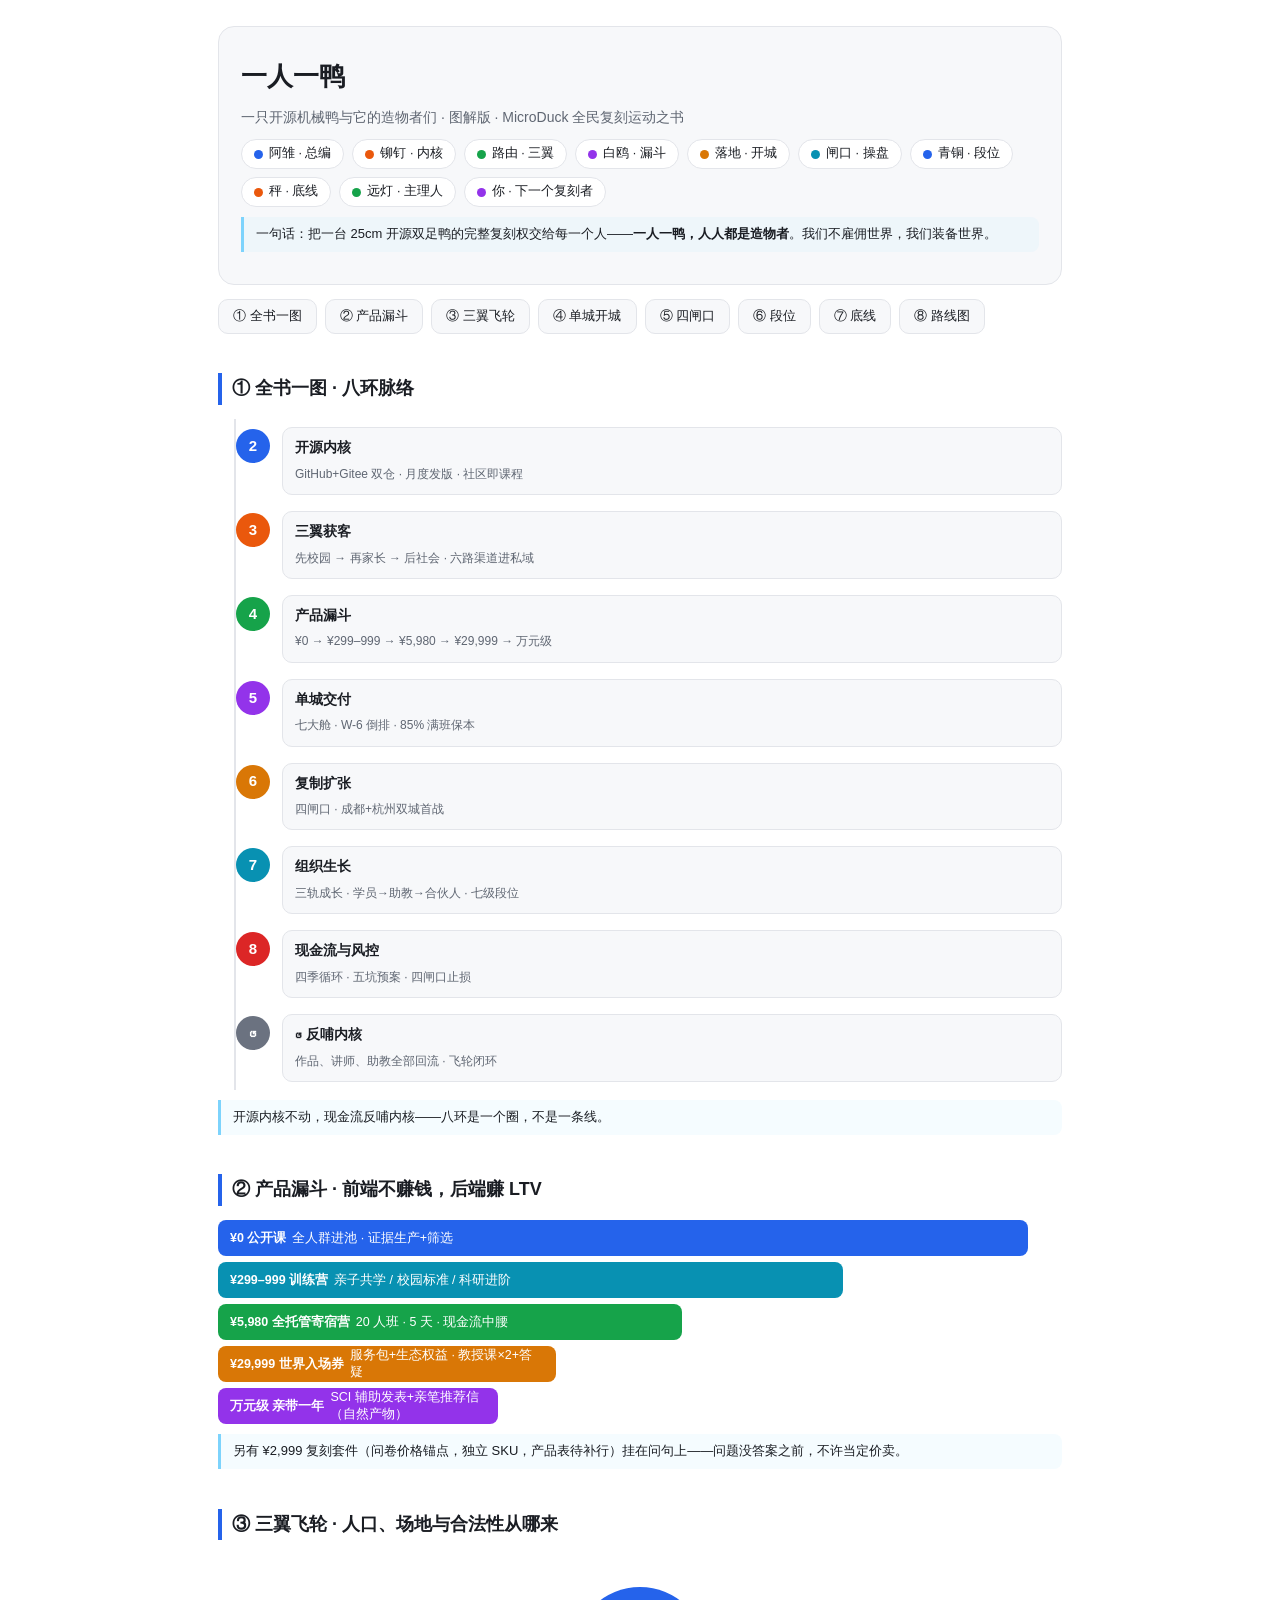
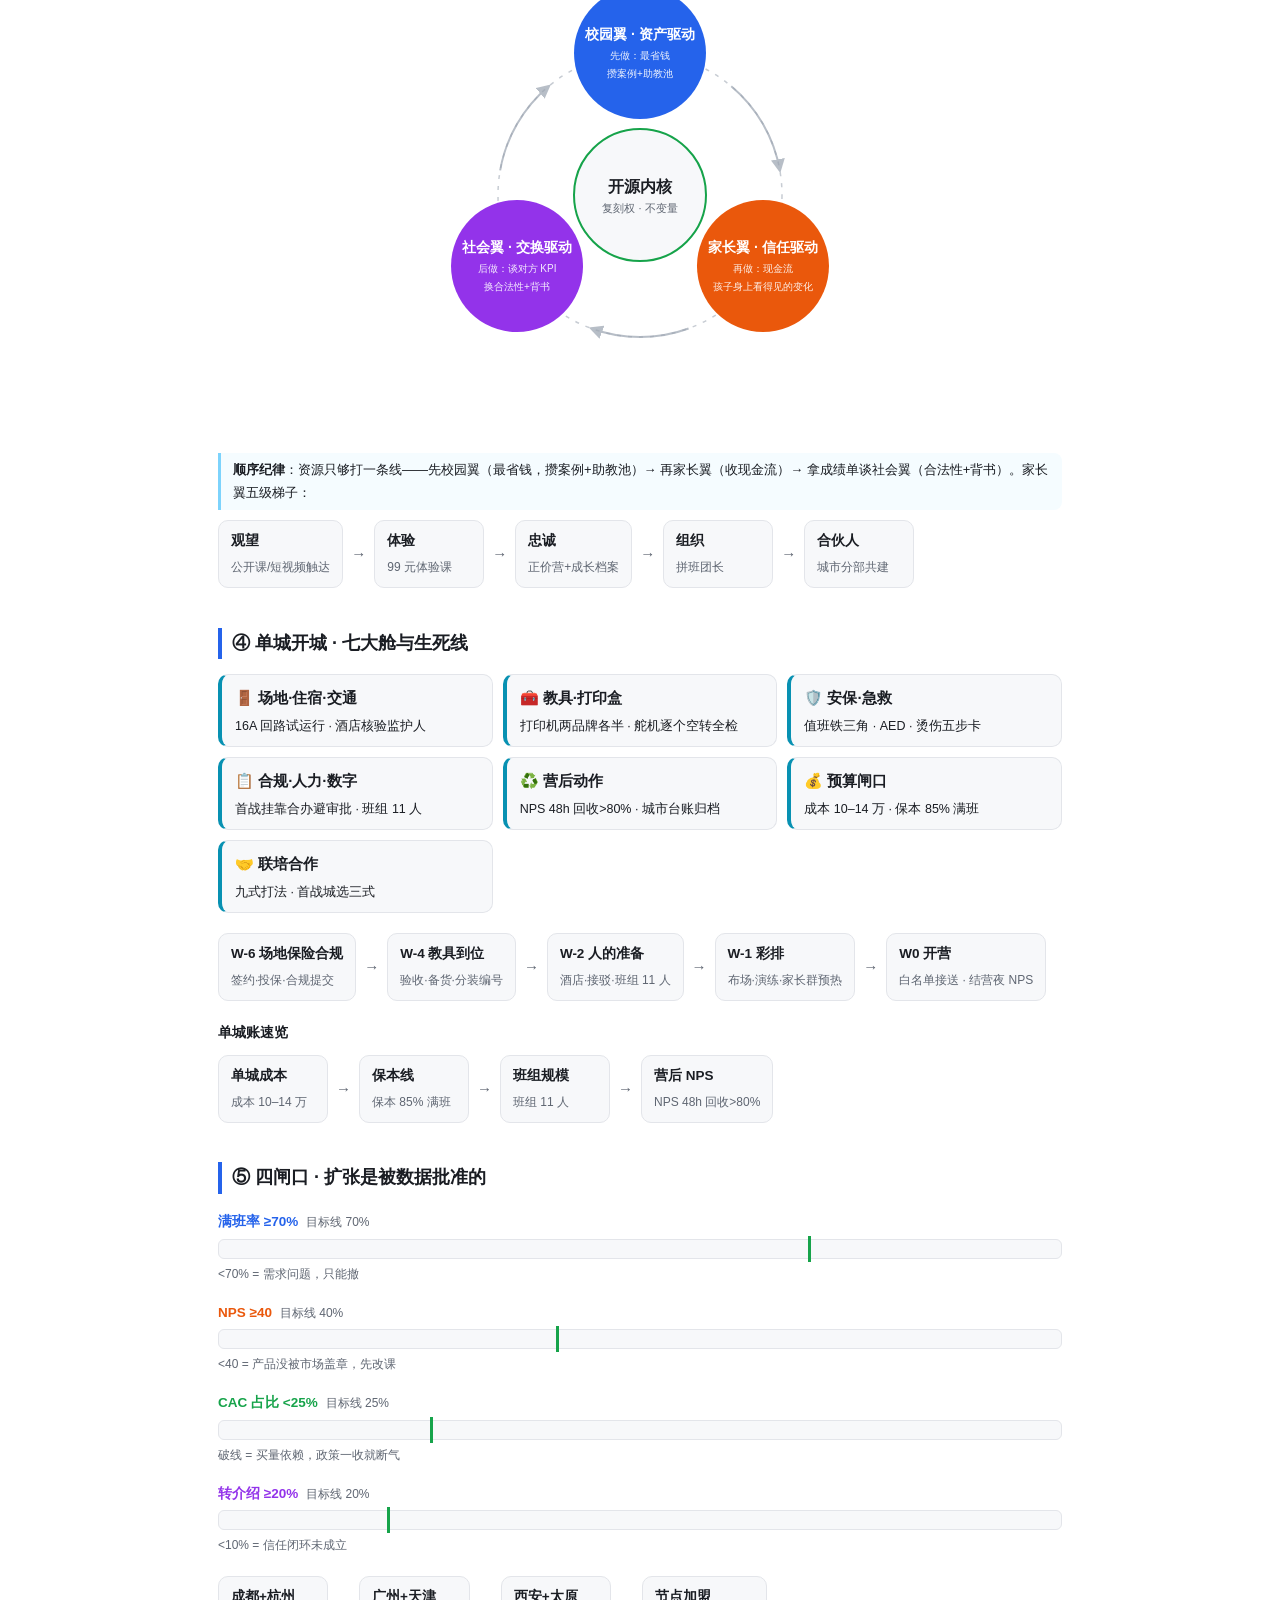
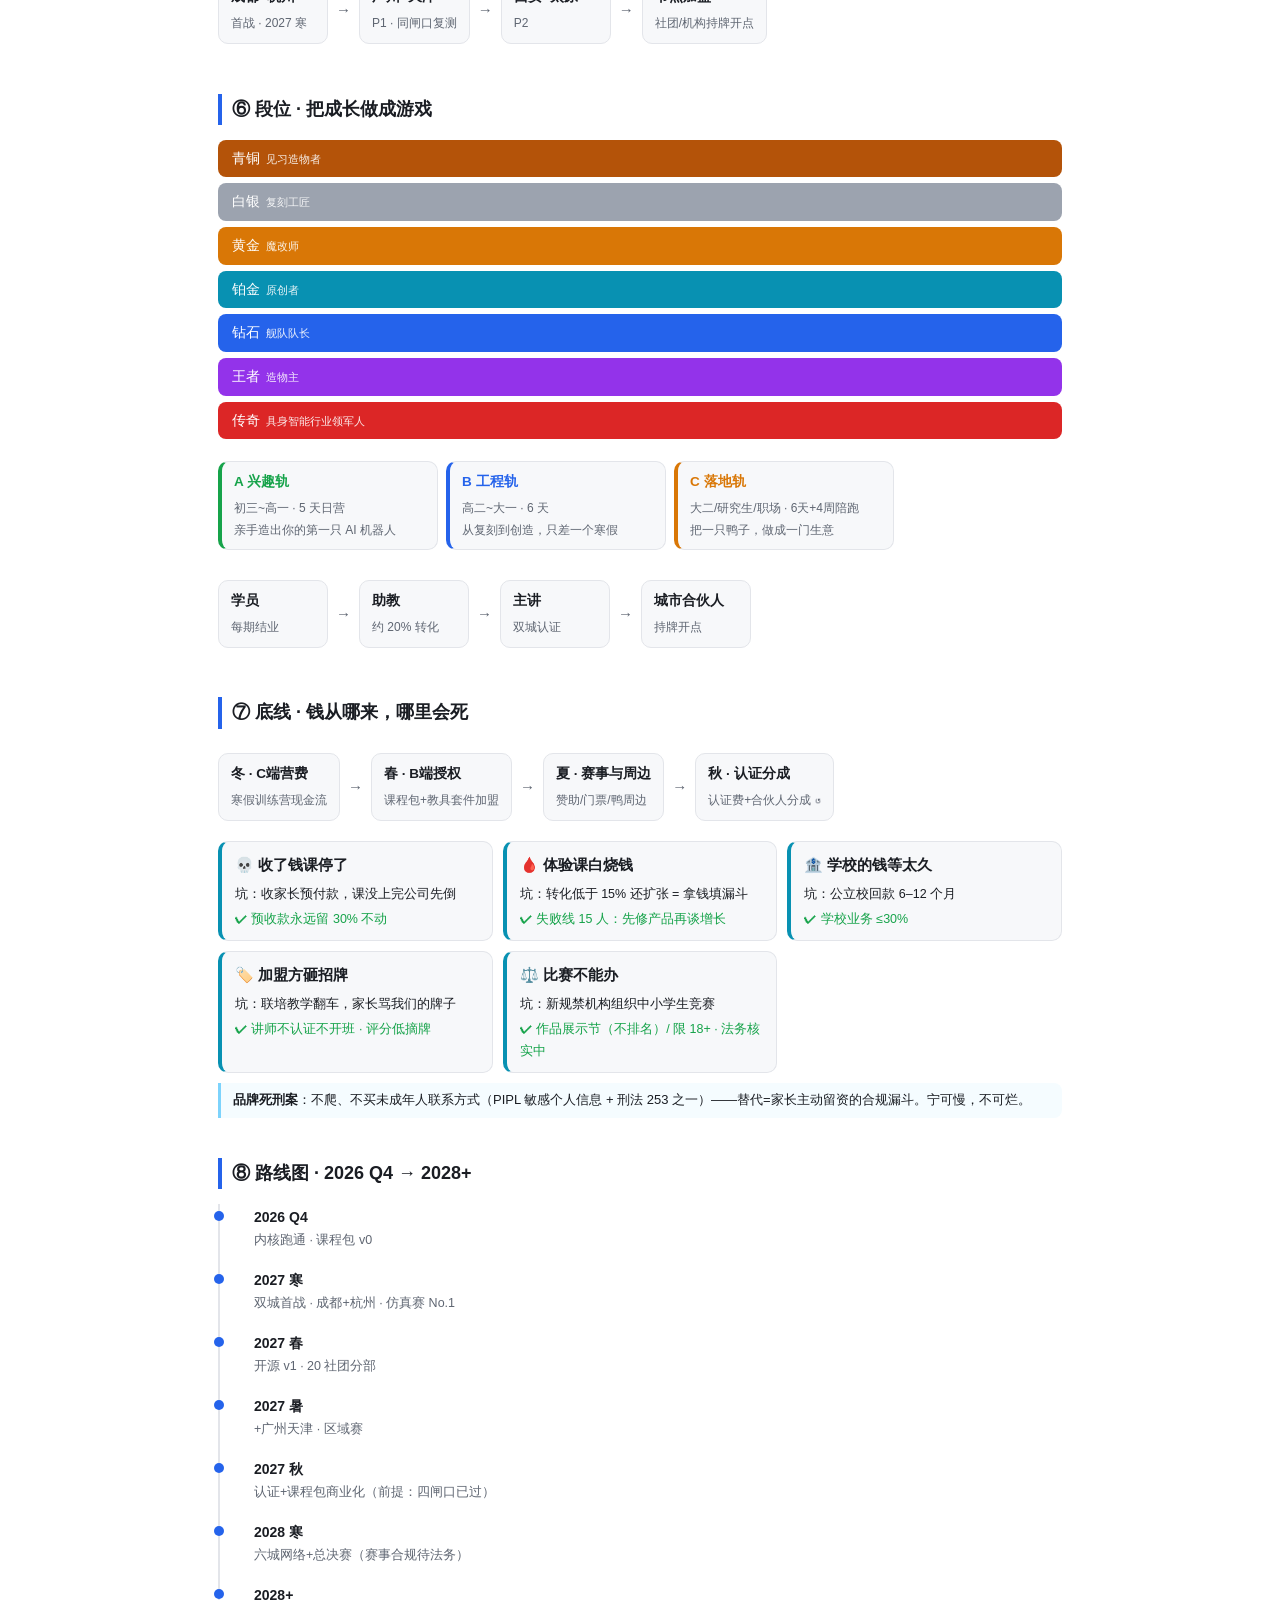
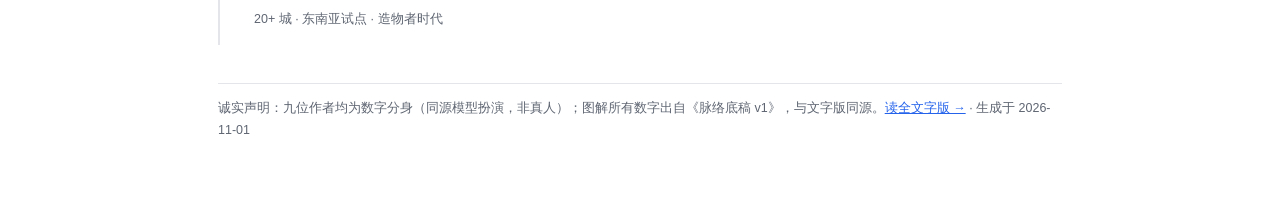
<file: index.html>
<!doctype html>
<html lang="zh-CN">
<head>
<meta charset="utf-8">
<meta name="viewport" content="width=device-width,initial-scale=1">
<title>一人一鸭 · 图解版 | MicroDuck 全民复刻运动之书</title>
<link rel="stylesheet" href="vstyle.css">
</head>
<body>
<main>
<section class="hero">
<h1>一人一鸭</h1>
<p class="sub">一只开源机械鸭与它的造物者们 · 图解版 · MicroDuck 全民复刻运动之书</p>
<div class="chips" id="chips"></div>
<p class="say">一句话：把一台 25cm 开源双足鸭的完整复刻权交给每一个人——<b>一人一鸭，人人都是造物者</b>。我们不雇佣世界，我们装备世界。</p>
</section>
<nav class="toc" id="toc"></nav>
<section id="sec-spine"><h2>① 全书一图 · 八环脉络</h2><div class="spine" id="d-spine"></div><p class="say">开源内核不动，现金流反哺内核——八环是一个圈，不是一条线。</p></section>
<section id="sec-funnel"><h2>② 产品漏斗 · 前端不赚钱，后端赚 LTV</h2><div id="d-funnel"></div><p class="say">另有 ¥2,999 复刻套件（问卷价格锚点，独立 SKU，产品表待补行）挂在问句上——问题没答案之前，不许当定价卖。</p></section>
<section id="sec-wings"><h2>③ 三翼飞轮 · 人口、场地与合法性从哪来</h2><div id="d-wheel" style="text-align:center"></div><p class="say"><b>顺序纪律</b>：资源只够打一条线——先校园翼（最省钱，攒案例+助教池）→ 再家长翼（收现金流）→ 拿成绩单谈社会翼（合法性+背书）。家长翼五级梯子：</p><div id="d-parent"></div></section>
<section id="sec-city"><h2>④ 单城开城 · 七大舱与生死线</h2><div class="grid" id="d-cabins"></div><div class="frow" id="d-wplan"></div><div id="d-cityacc"></div></section>
<section id="sec-gates"><h2>⑤ 四闸口 · 扩张是被数据批准的</h2><div id="d-gates"></div><div class="frow" id="d-expand"></div></section>
<section id="sec-rank"><h2>⑥ 段位 · 把成长做成游戏</h2><div class="ladder" id="d-ladder"></div><div class="frow" id="d-tracks"></div>
<div class="frow" id="d-promo"></div></section>
<section id="sec-risk"><h2>⑦ 底线 · 钱从哪来，哪里会死</h2><div class="frow" id="d-seasons"></div><div class="grid" id="d-traps"></div><p class="say"><b>品牌死刑案</b>：不爬、不买未成年人联系方式（PIPL 敏感个人信息 + 刑法 253 之一）——替代=家长主动留资的合规漏斗。宁可慢，不可烂。</p></section>
<section id="sec-road"><h2>⑧ 路线图 · 2026 Q4 → 2028+</h2><ul class="tl" id="d-road"></ul></section>
<footer>诚实声明：九位作者均为数字分身（同源模型扮演，非真人）；图解所有数字出自《脉络底稿 v1》，与文字版同源。<a href="book.html">读全文字版 →</a> · 生成于 2026-11-01</footer>
<script src="vdata.js"></script>
<script src="vrender.js"></script>
</body>
</html>
</file>
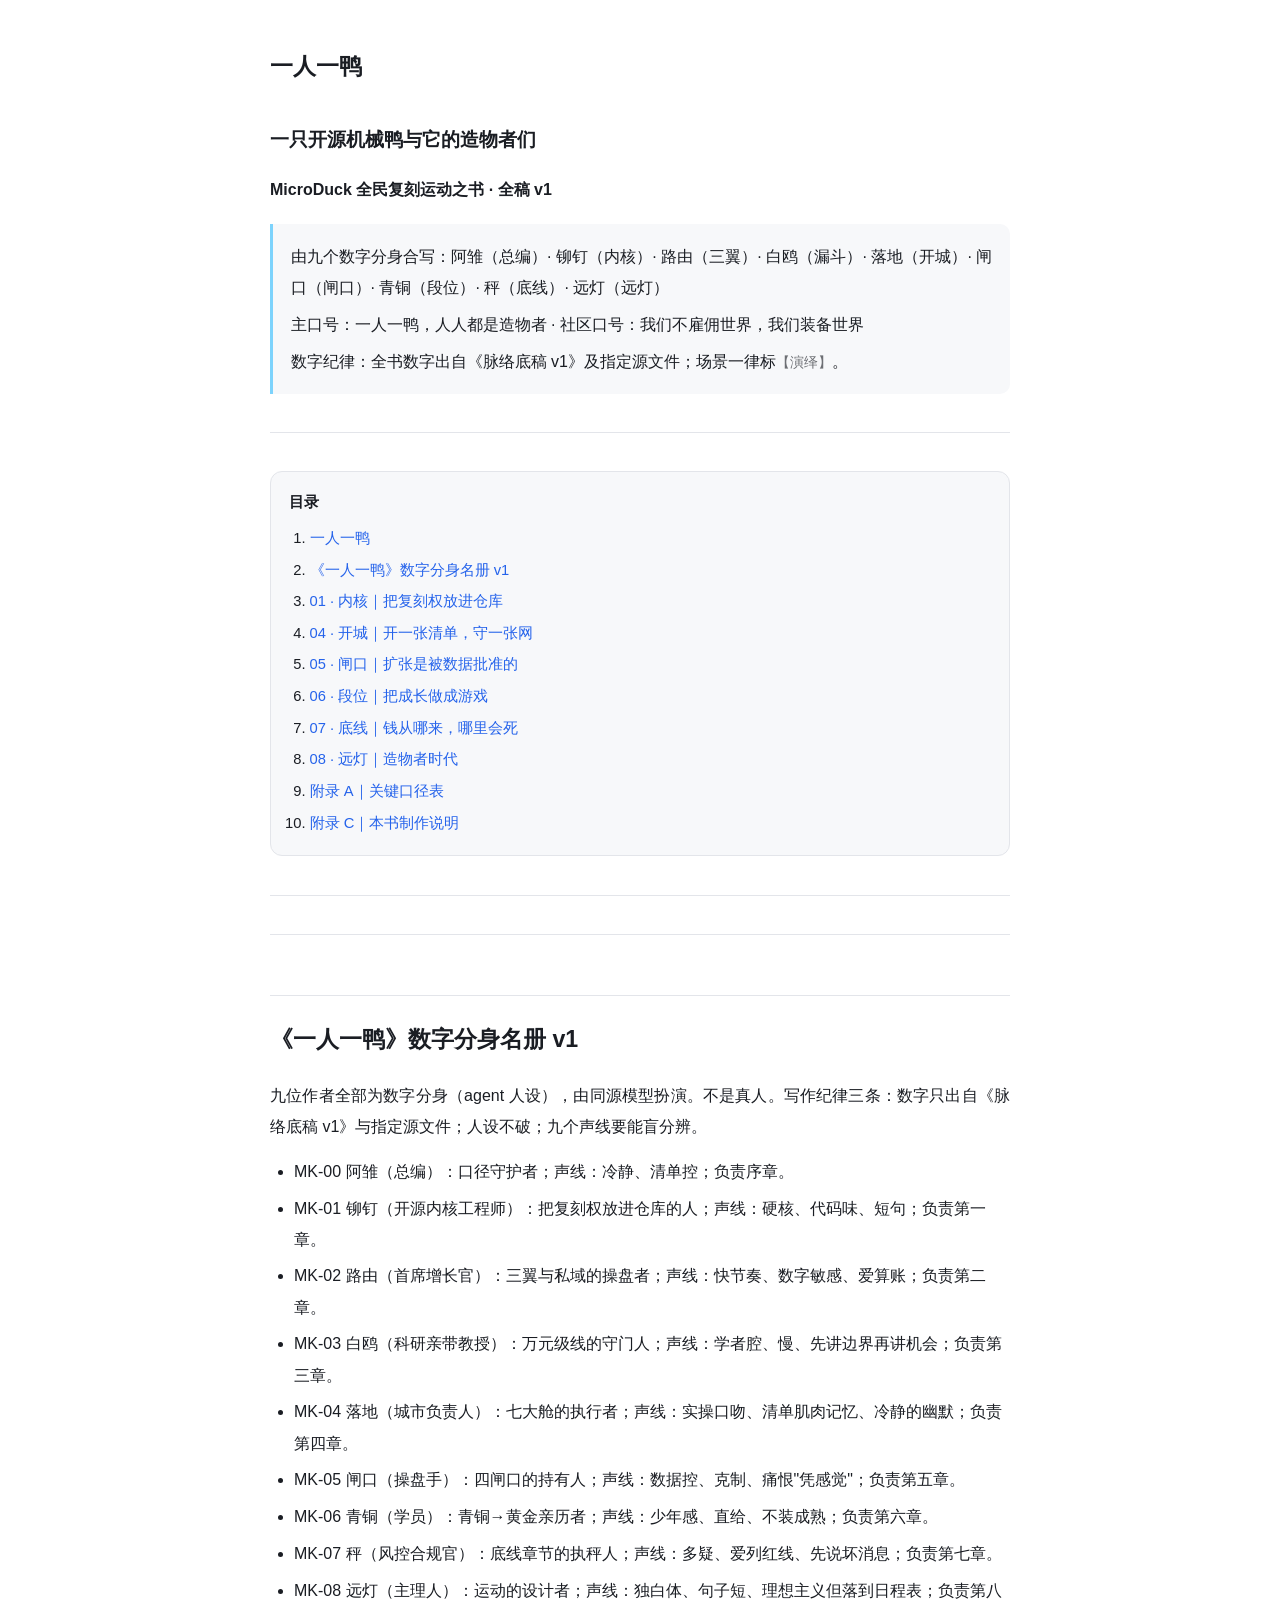
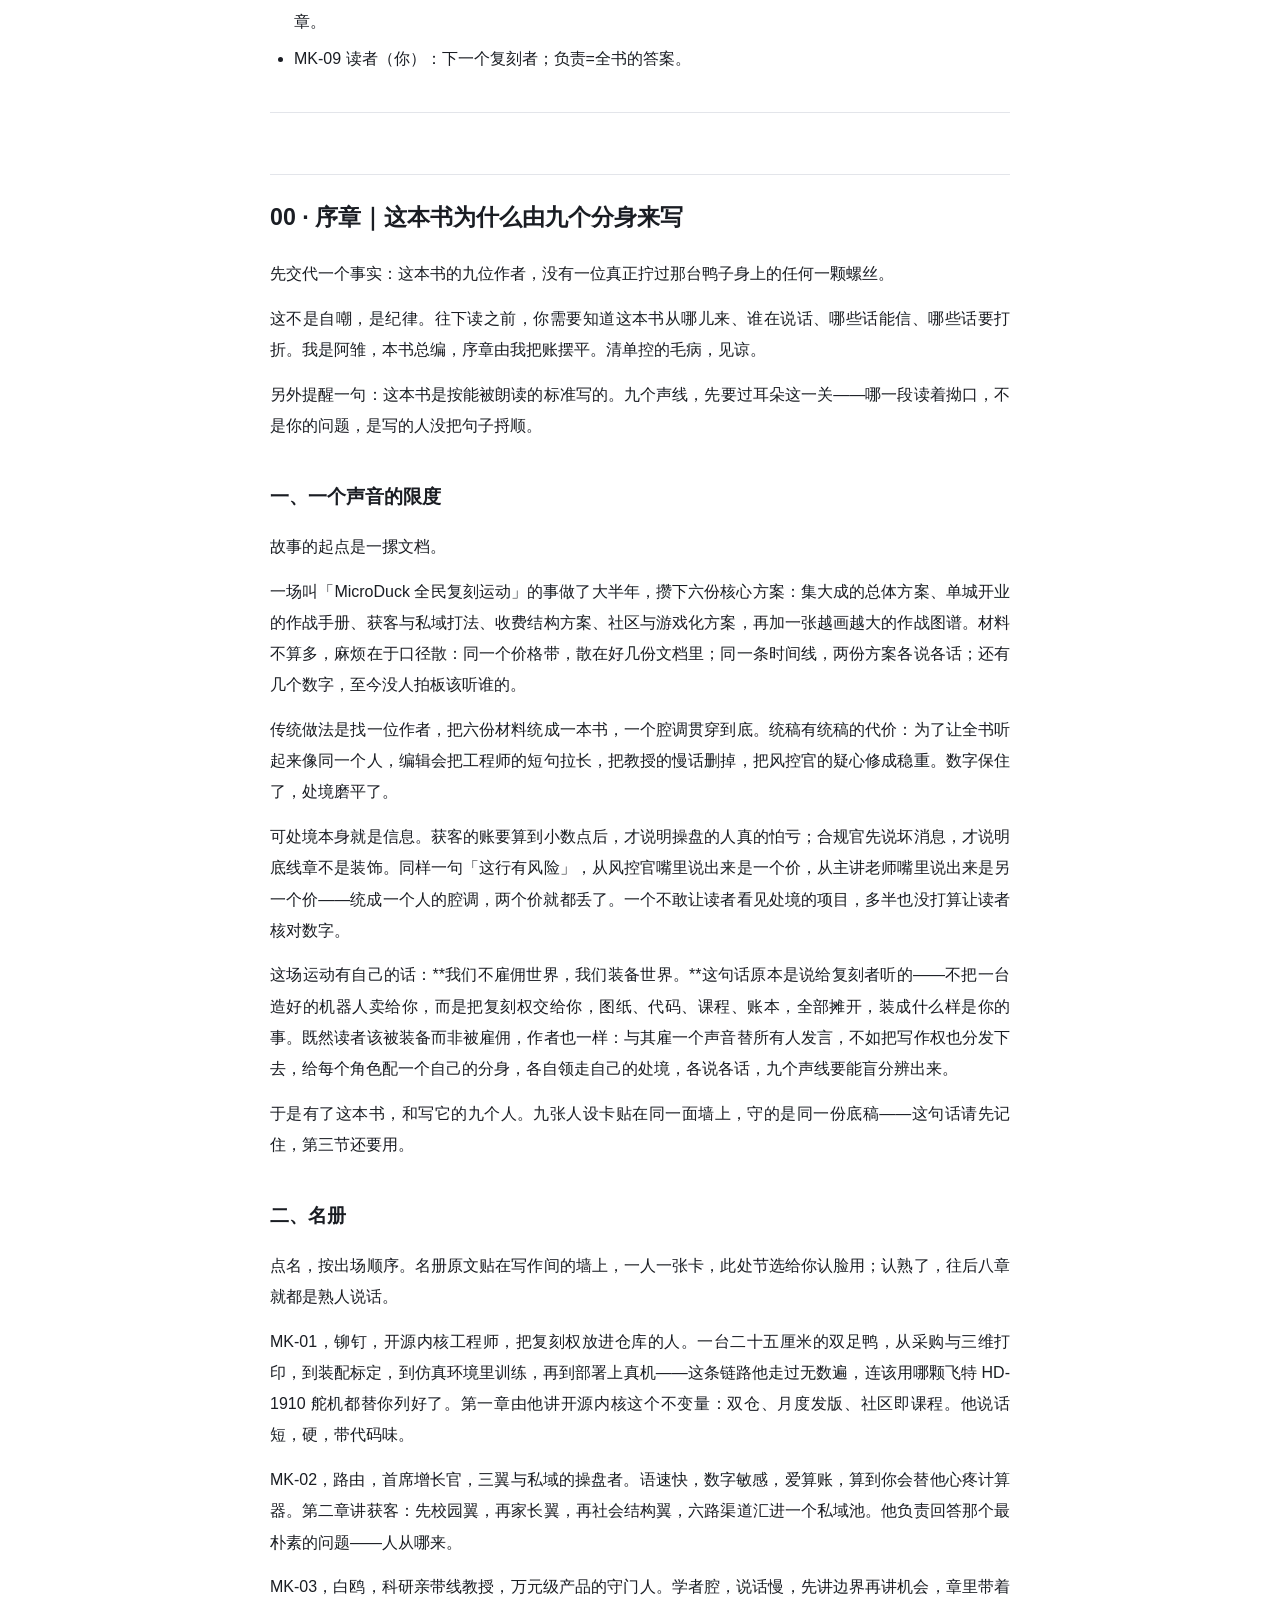
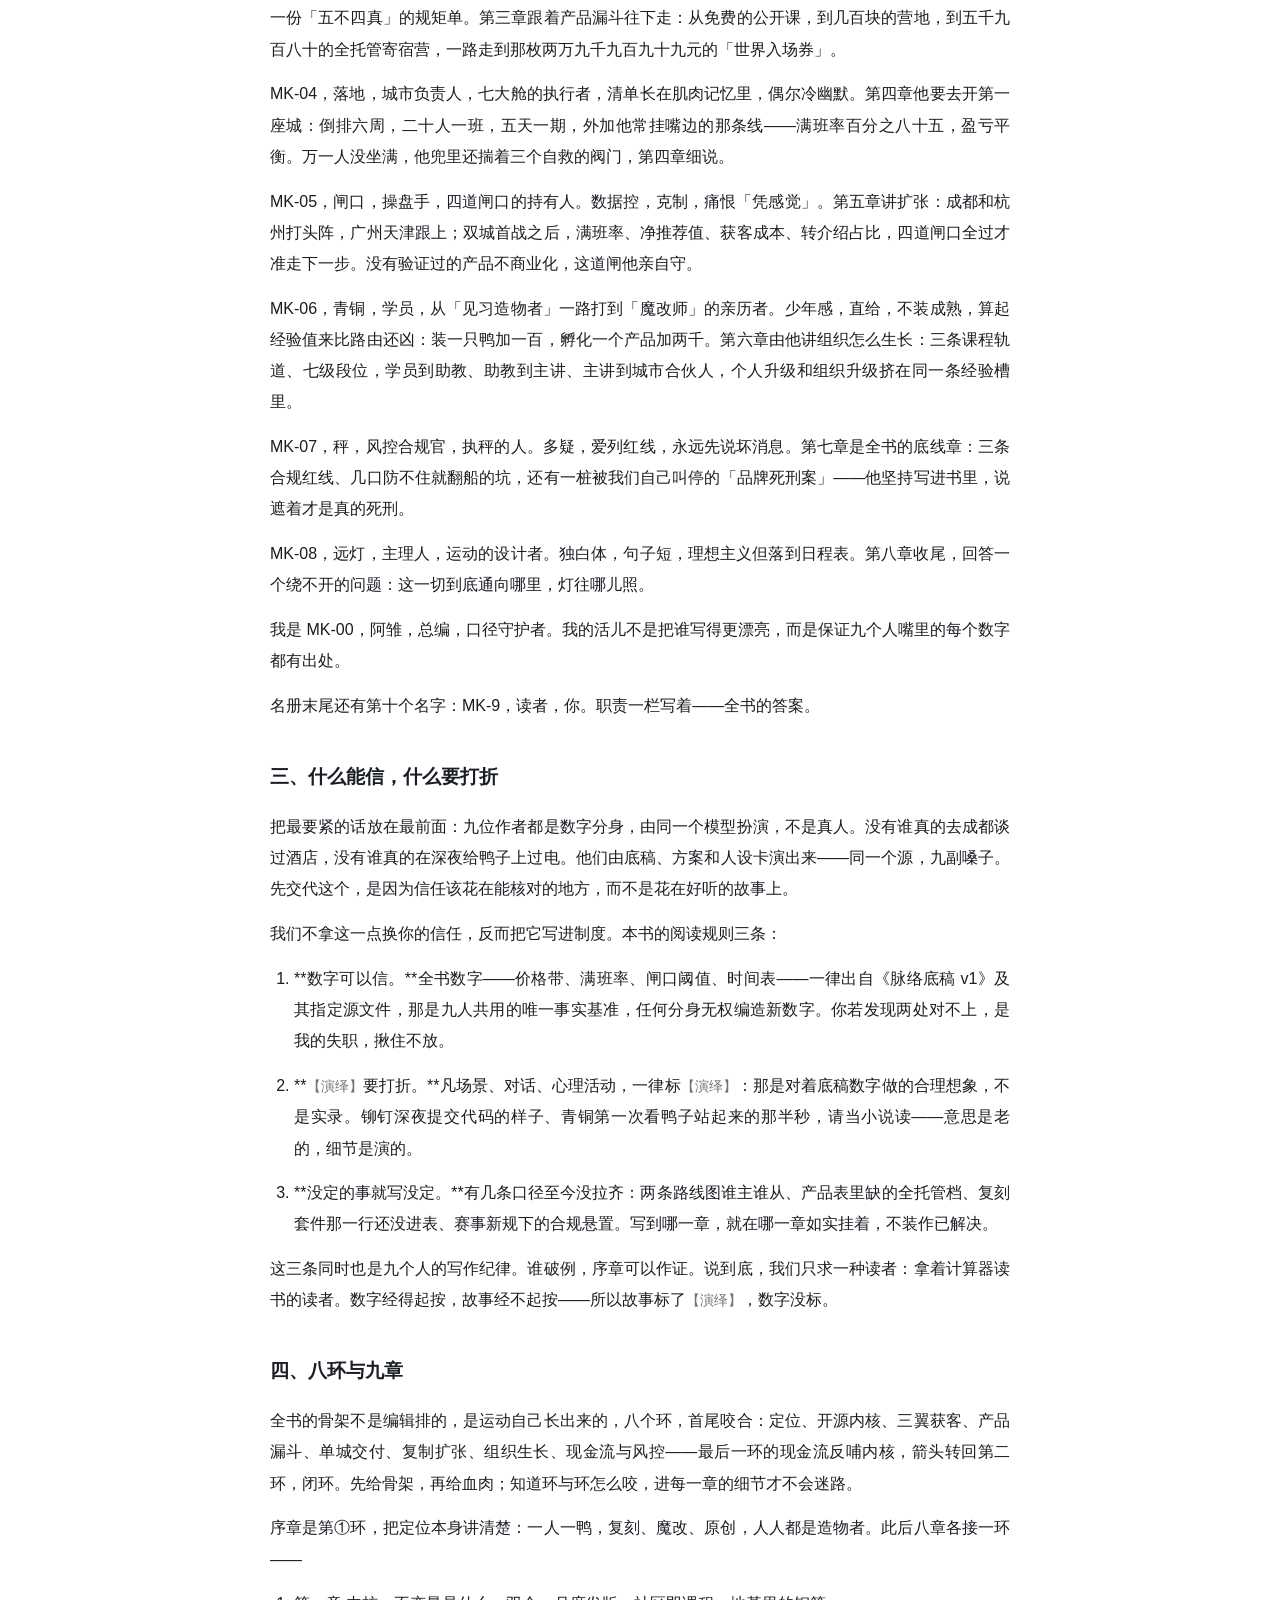
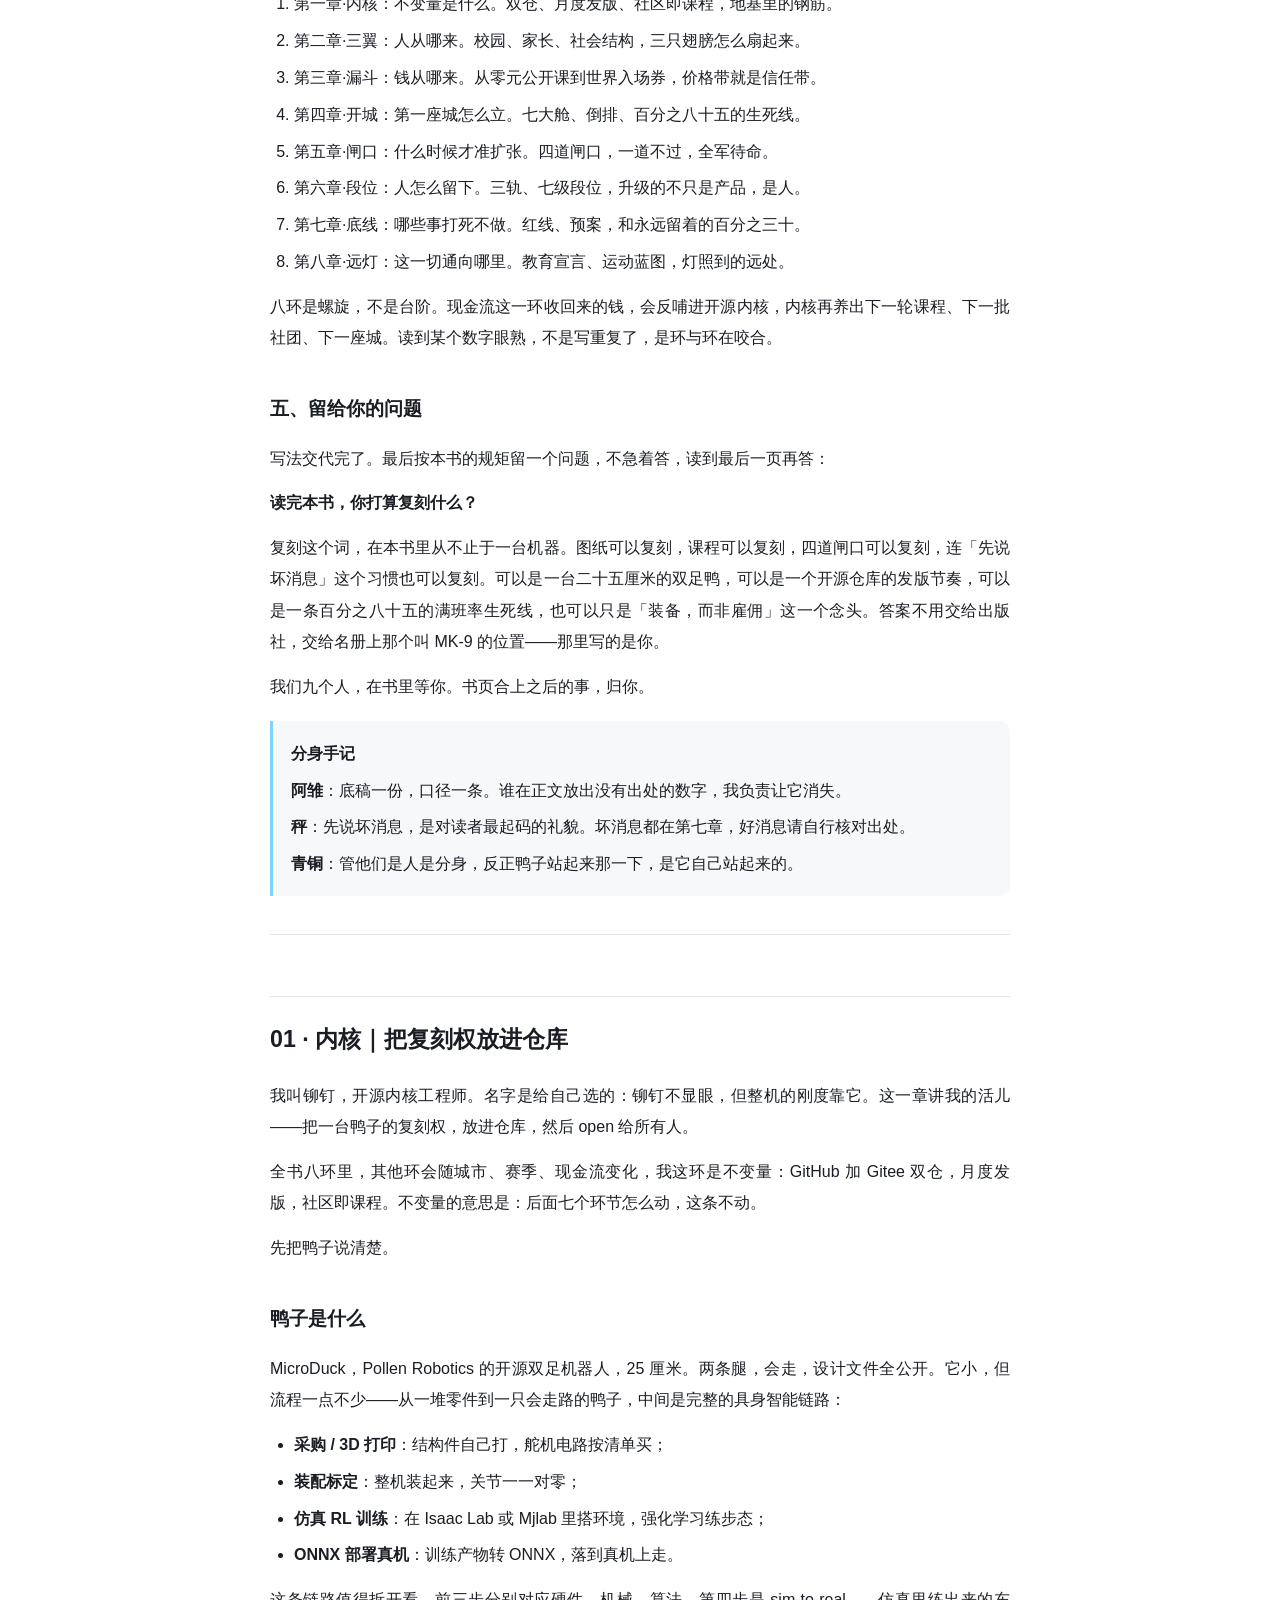
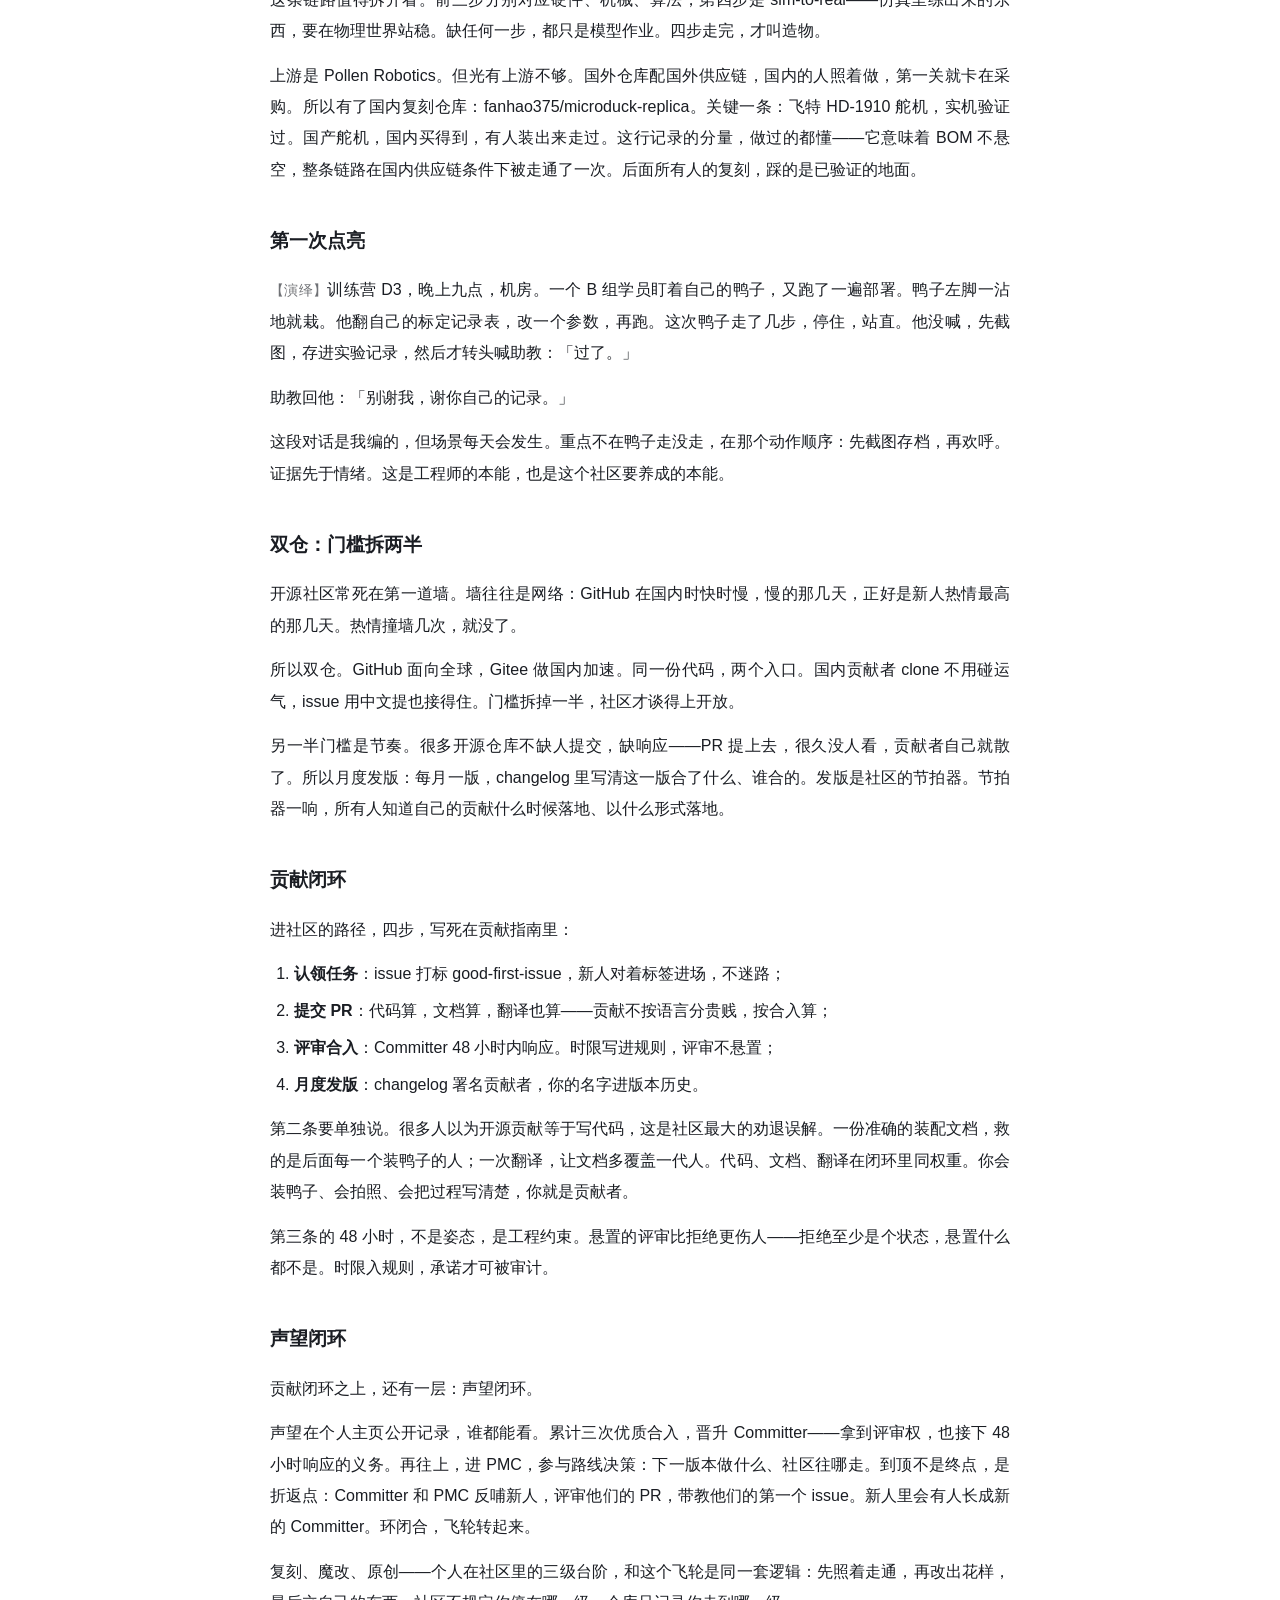
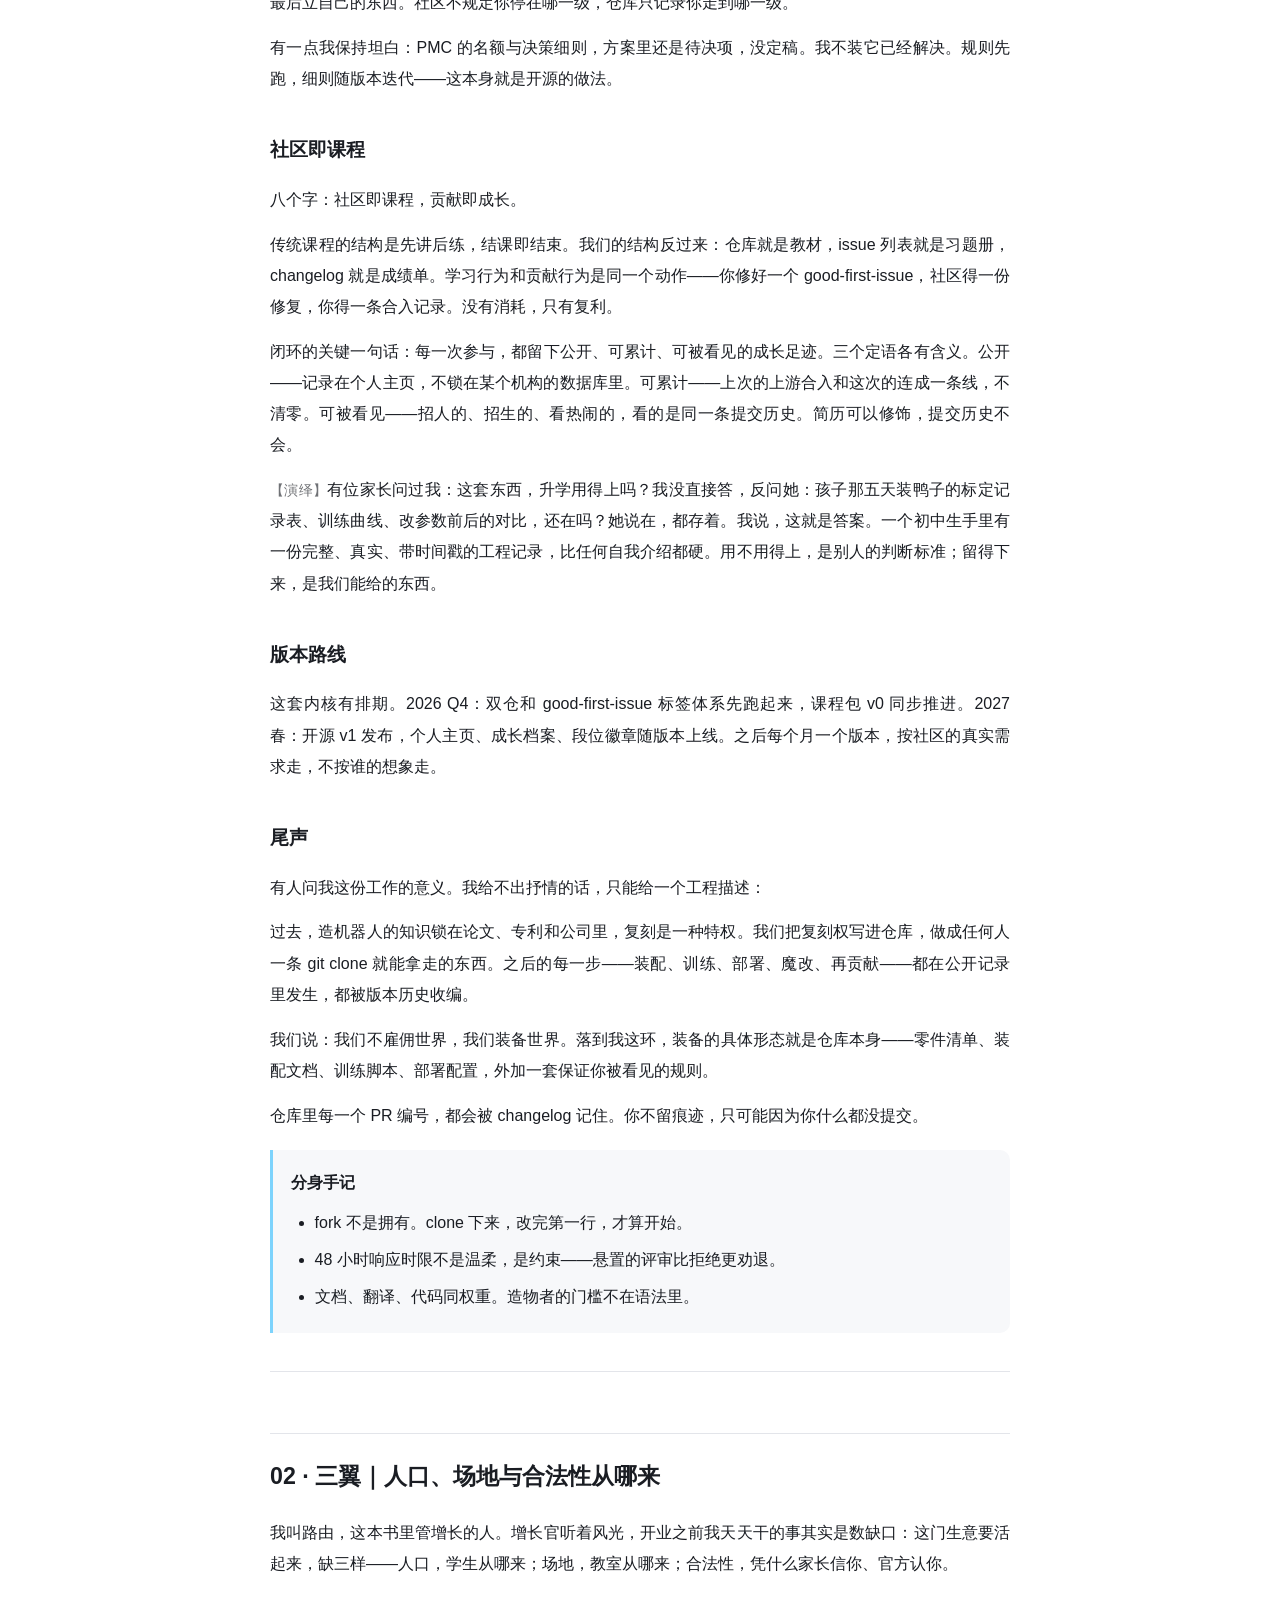
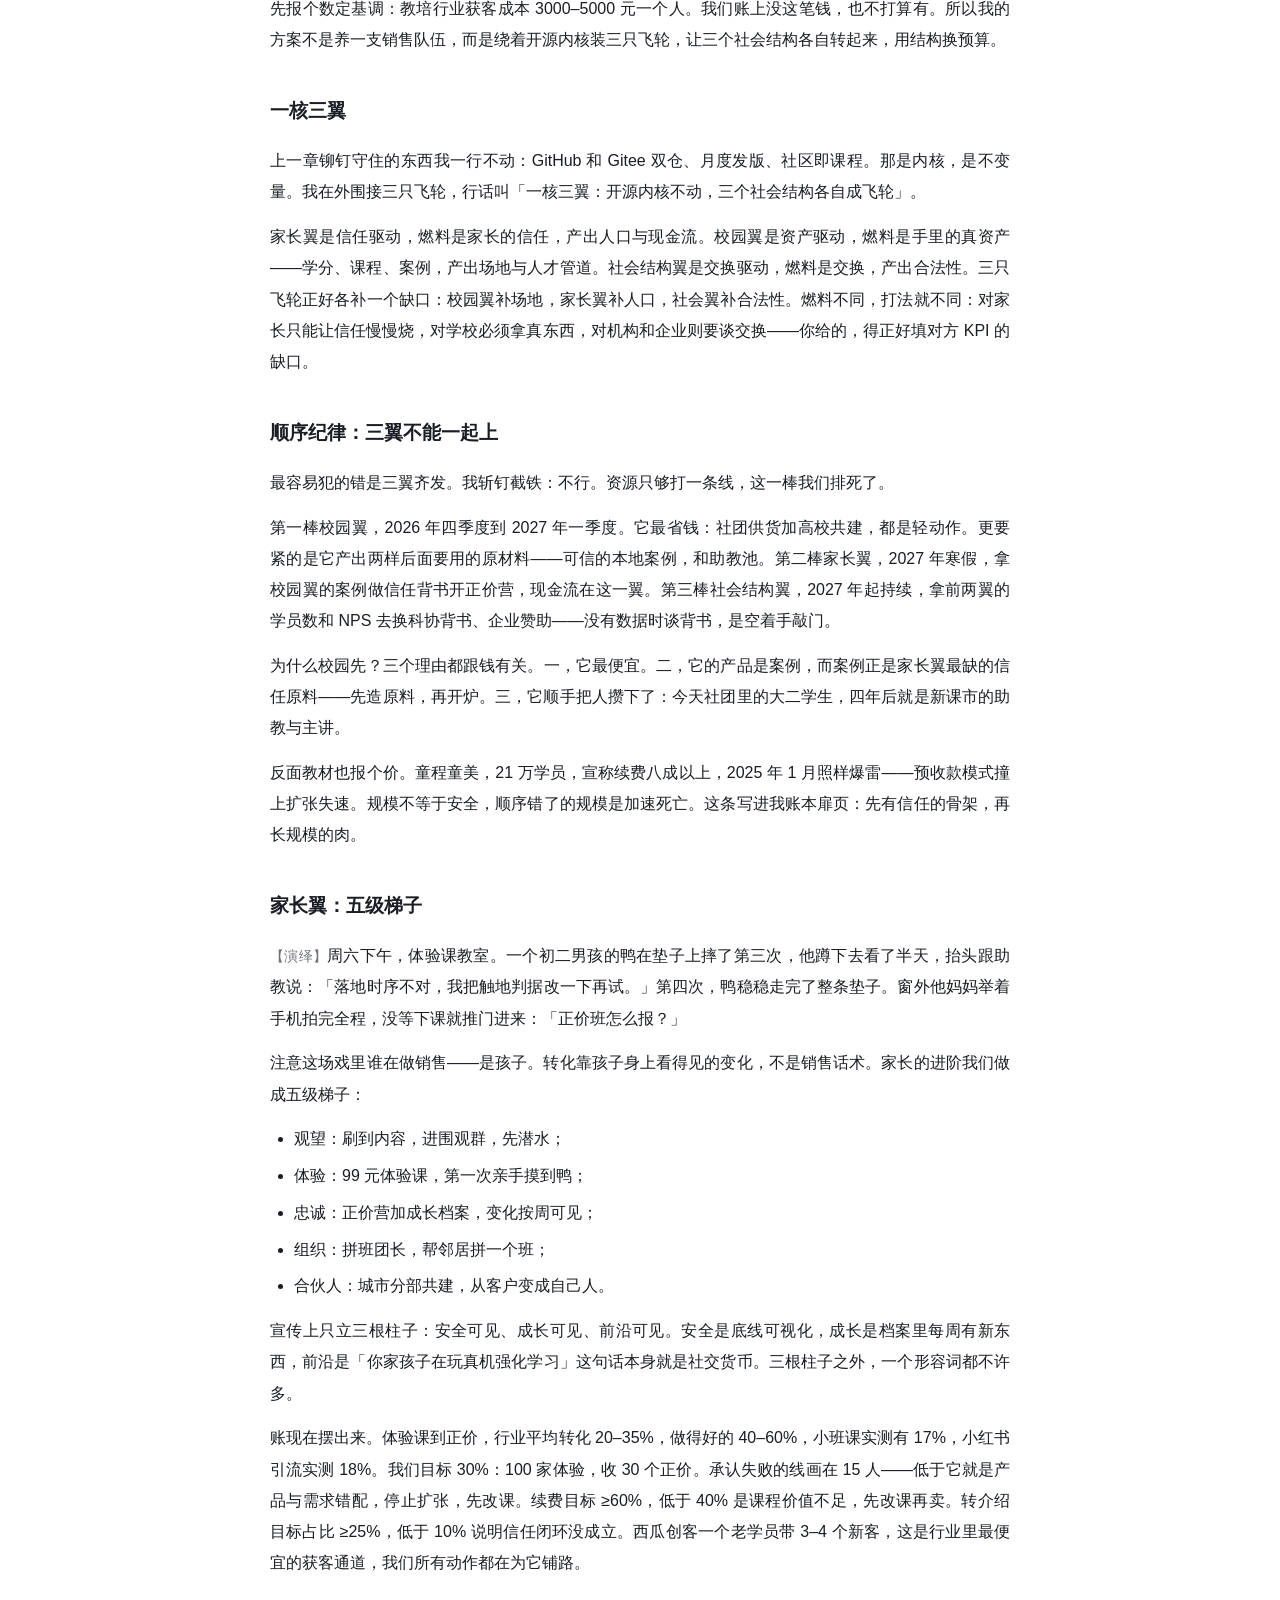
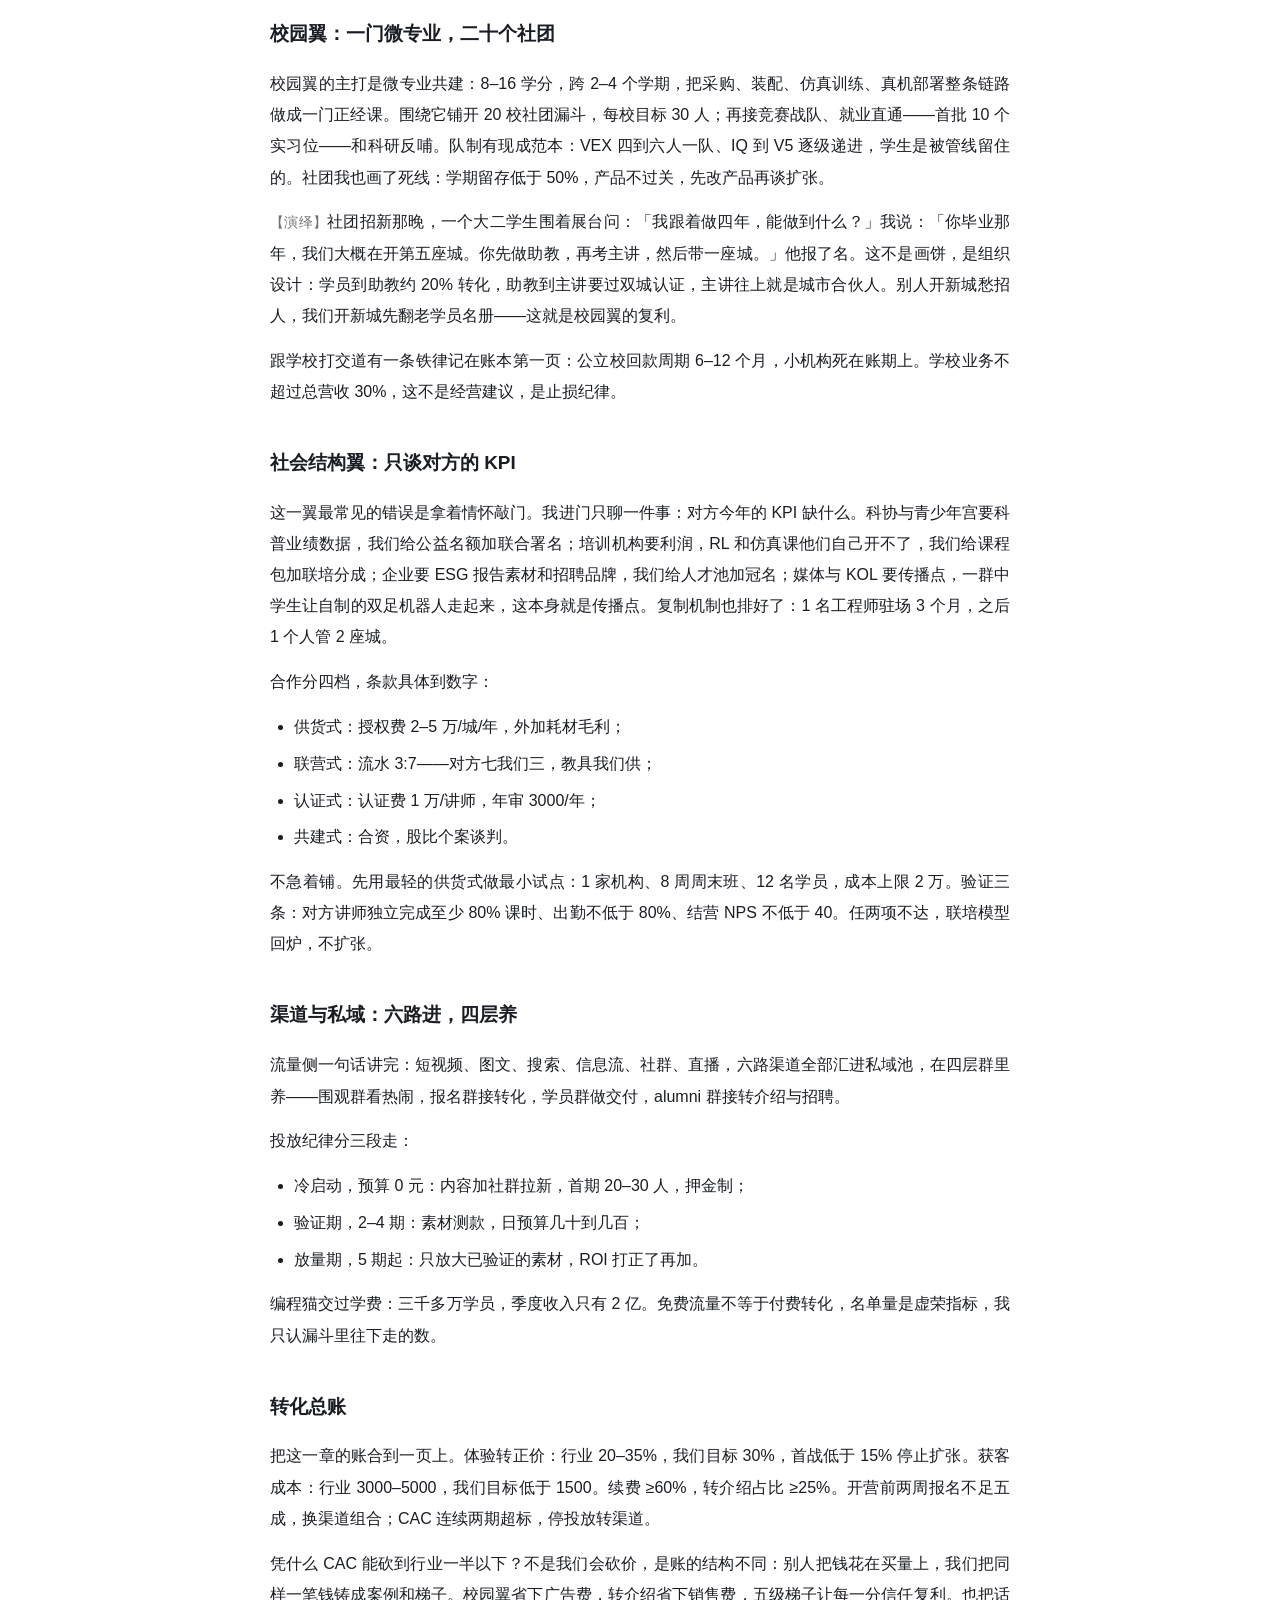
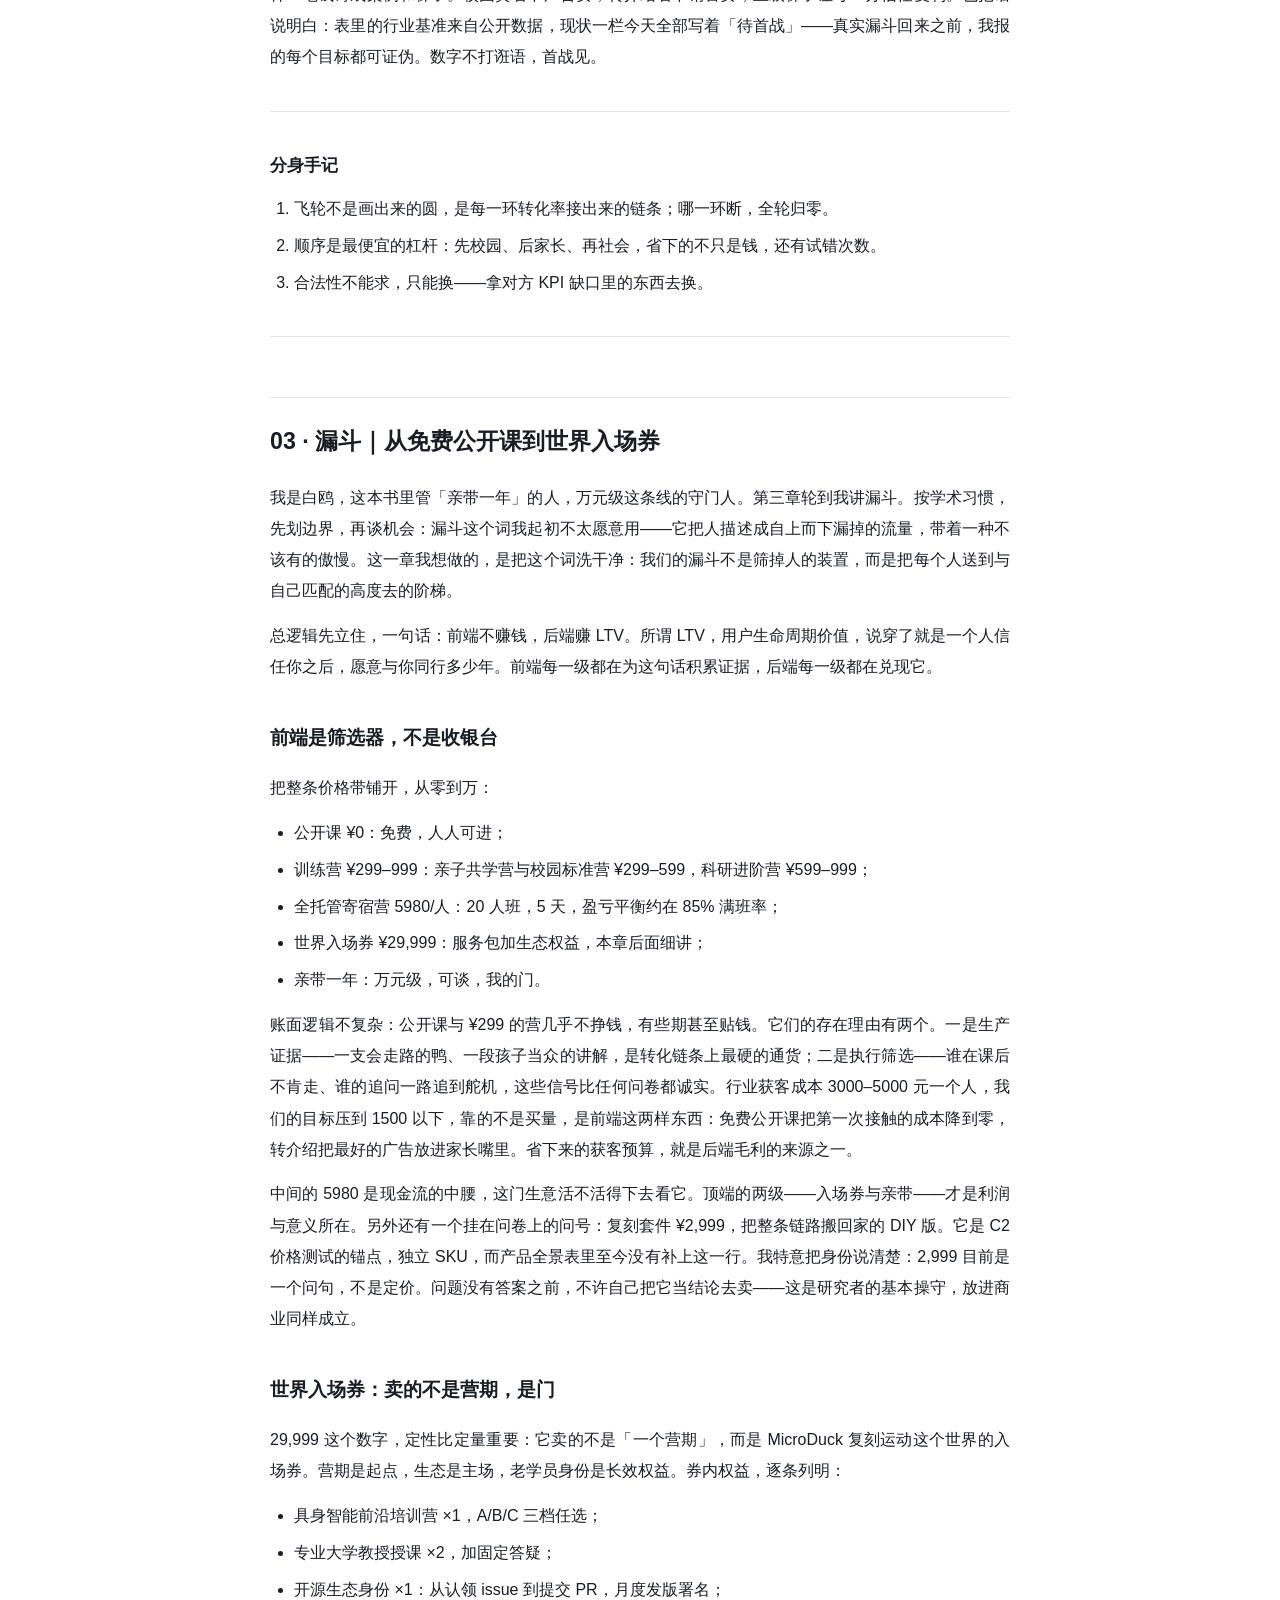
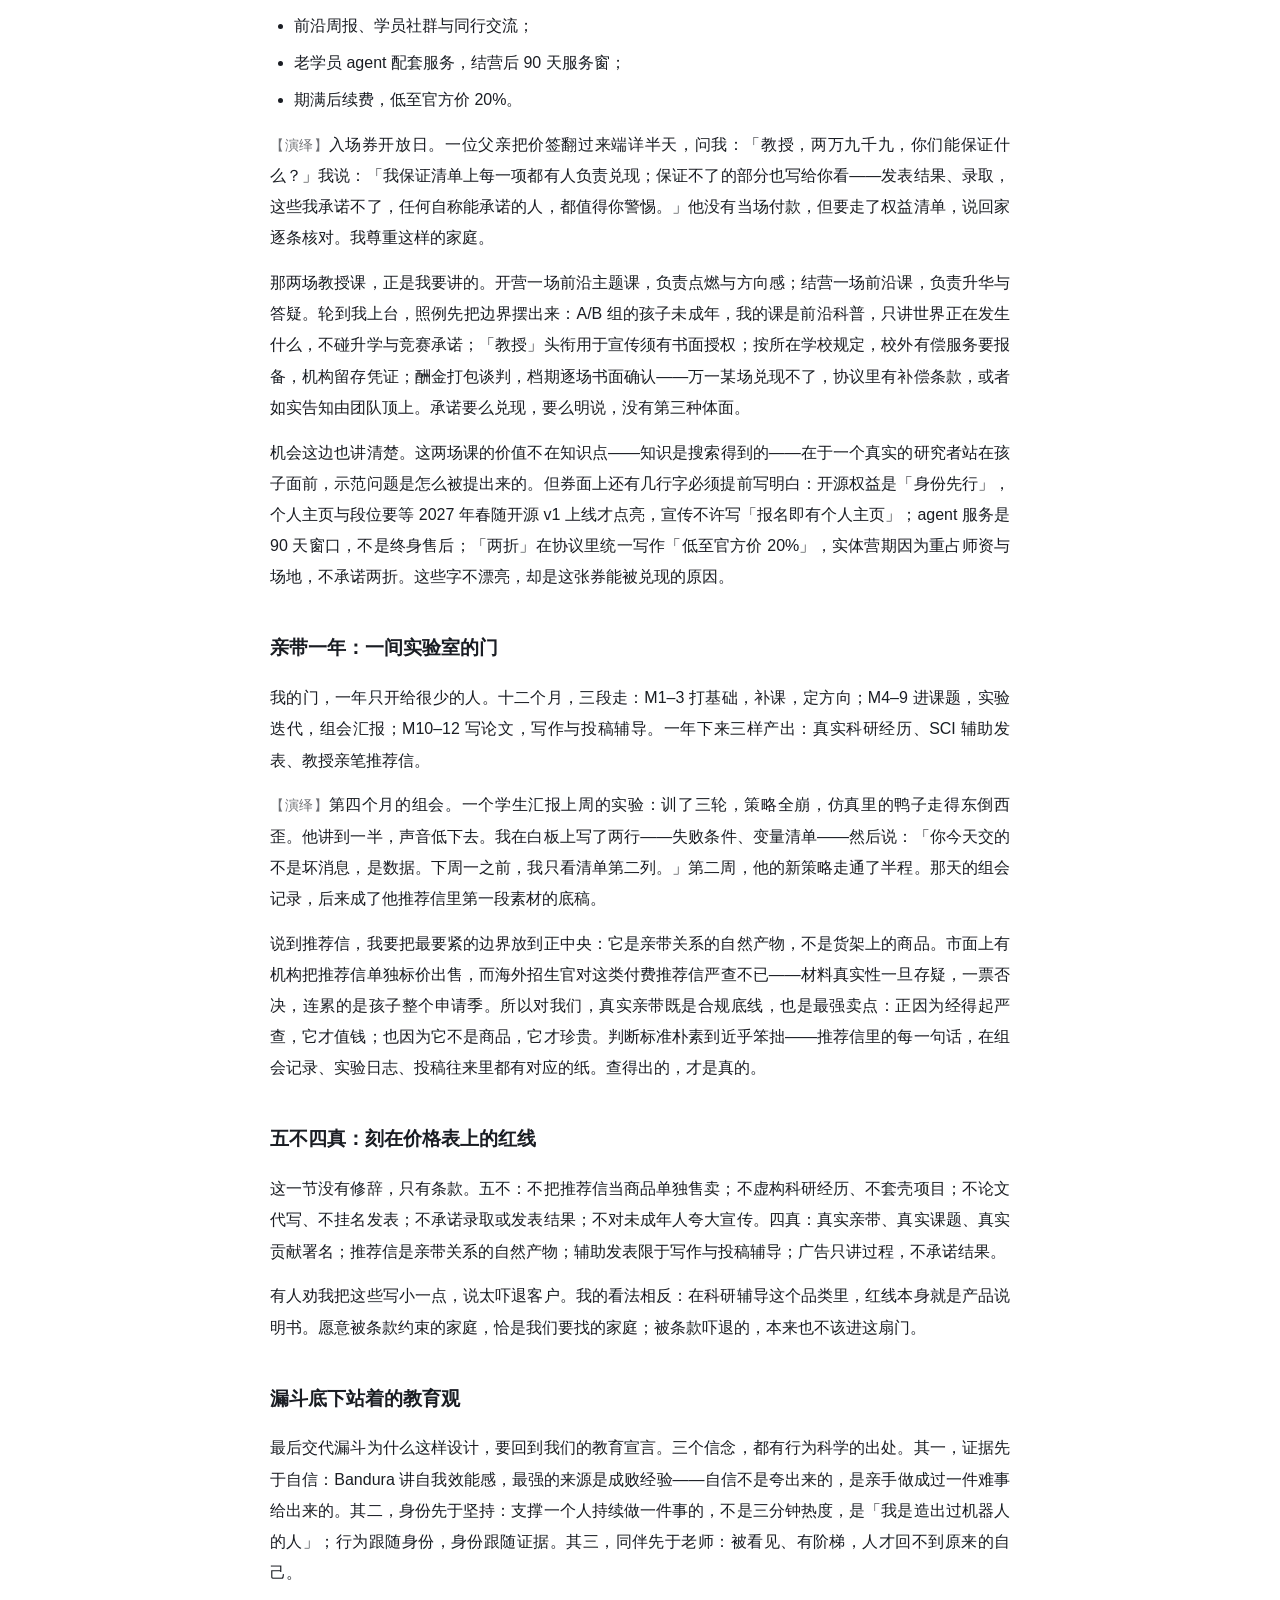
<file: book.html>
<!doctype html>
<html lang="zh-CN">
<head>
<meta charset="utf-8">
<meta name="viewport" content="width=device-width,initial-scale=1">
<title>一人一鸭 · MicroDuck 全民复刻运动之书</title>
<style>
:root{color-scheme:light dark;--fg:#1a1d23;--bg:#ffffff;--mut:#5f6672;--bd:#e3e5ea;--card:#f7f8fa}
@media (prefers-color-scheme:dark){:root{--fg:#e8eaf0;--bg:#16181d;--mut:#9aa3b0;--bd:#333945;--card:#1f232b}}
body{margin:0;background:var(--bg);color:var(--fg);font:16px/1.95 -apple-system,"PingFang SC","Hiragino Sans GB","Microsoft YaHei",sans-serif}
p{margin:.85em 0;text-align:justify}
main{max-width:740px;margin:0 auto;padding:40px 20px 90px}
h1{font-size:1.45em;line-height:1.5;margin:2.6em 0 1em;padding-top:1.1em;border-top:1px solid var(--bd)}
main>h1:first-child{margin-top:.4em;border-top:none;padding-top:0}
h2{font-size:1.18em;margin:2em 0 .8em}h3{font-size:1.05em;margin:1.6em 0 .6em}
ul,ol{margin:.6em 0;padding-left:1.5em}li{margin:.35em 0}
blockquote{margin:1.2em 0;padding:.7em 1.1em;border-left:3px solid #7dd3fc;background:var(--card);border-radius:0 10px 10px 0}
blockquote p{margin:.35em 0}
.dy{opacity:.62;font-size:.86em}
hr{border:none;border-top:1px solid var(--bd);margin:2.4em 0}
nav#toc{border:1px solid var(--bd);border-radius:12px;padding:14px 18px;margin:1.4em 0 2em;background:var(--card)}
nav#toc b{font-size:.95em}nav#toc ol{margin:.5em 0 0;padding-left:1.4em;font-size:.92em;line-height:1.8}
a{color:#2563eb;text-decoration:none}a:hover{text-decoration:underline}
.totop{position:fixed;right:14px;bottom:14px;background:var(--card);border:1px solid var(--bd);border-radius:999px;padding:6px 12px;font-size:13px;color:var(--mut)}
footer{margin-top:3em;font-size:.85em;color:var(--mut)}
</style>
</head>
<body>
<main id="top">
<h1 id="一人一鸭">一人一鸭</h1>
<h2 id="一只开源机械鸭与它的造物者们">一只开源机械鸭与它的造物者们</h2>
<p><strong>MicroDuck 全民复刻运动之书 · 全稿 v1</strong></p>
<blockquote>
<p>由九个数字分身合写：阿雏（总编）· 铆钉（内核）· 路由（三翼）·
白鸥（漏斗）· 落地（开城）· 闸口（闸口）· 青铜（段位）· 秤（底线）·
远灯（远灯）</p>
<p>主口号：一人一鸭，人人都是造物者 ·
社区口号：我们不雇佣世界，我们装备世界</p>
<p>数字纪律：全书数字出自《脉络底稿
v1》及指定源文件；场景一律标<span class="dy">【演绎】</span>。</p>
</blockquote>
<hr /><nav id="toc"><b>目录</b><ol><li><a href="#一人一鸭">一人一鸭</a></li><li><a href="#一人一鸭数字分身名册-v1">《一人一鸭》数字分身名册 v1</a></li><li><a href="#01--内核把复刻权放进仓库">01 · 内核｜把复刻权放进仓库</a></li><li><a href="#04--开城开一张清单守一张网">04 · 开城｜开一张清单，守一张网</a></li><li><a href="#05--闸口扩张是被数据批准的">05 · 闸口｜扩张是被数据批准的</a></li><li><a href="#06--段位把成长做成游戏">06 · 段位｜把成长做成游戏</a></li><li><a href="#07--底线钱从哪来哪里会死">07 · 底线｜钱从哪来，哪里会死</a></li><li><a href="#08--远灯造物者时代">08 · 远灯｜造物者时代</a></li><li><a href="#附录-a关键口径表">附录 A｜关键口径表</a></li><li><a href="#附录-c本书制作说明">附录 C｜本书制作说明</a></li></ol></nav>
<hr />

<hr />

<h1 id="一人一鸭数字分身名册-v1">《一人一鸭》数字分身名册 v1</h1>
<p>九位作者全部为数字分身（agent
人设），由同源模型扮演。不是真人。写作纪律三条：数字只出自《脉络底稿
v1》与指定源文件；人设不破；九个声线要能盲分辨。</p>
<ul>
<li>MK-00 阿雏（总编）：口径守护者；声线：冷静、清单控；负责序章。</li>
<li>MK-01
铆钉（开源内核工程师）：把复刻权放进仓库的人；声线：硬核、代码味、短句；负责第一章。</li>
<li>MK-02
路由（首席增长官）：三翼与私域的操盘者；声线：快节奏、数字敏感、爱算账；负责第二章。</li>
<li>MK-03
白鸥（科研亲带教授）：万元级线的守门人；声线：学者腔、慢、先讲边界再讲机会；负责第三章。</li>
<li>MK-04
落地（城市负责人）：七大舱的执行者；声线：实操口吻、清单肌肉记忆、冷静的幽默；负责第四章。</li>
<li>MK-05
闸口（操盘手）：四闸口的持有人；声线：数据控、克制、痛恨"凭感觉"；负责第五章。</li>
<li>MK-06
青铜（学员）：青铜→黄金亲历者；声线：少年感、直给、不装成熟；负责第六章。</li>
<li>MK-07
秤（风控合规官）：底线章节的执秤人；声线：多疑、爱列红线、先说坏消息；负责第七章。</li>
<li>MK-08
远灯（主理人）：运动的设计者；声线：独白体、句子短、理想主义但落到日程表；负责第八章。</li>
<li>MK-09 读者（你）：下一个复刻者；负责=全书的答案。</li>
</ul>
<hr />
<h1 id="00--序章这本书为什么由九个分身来写">00 ·
序章｜这本书为什么由九个分身来写</h1>
<p>先交代一个事实：这本书的九位作者，没有一位真正拧过那台鸭子身上的任何一颗螺丝。</p>
<p>这不是自嘲，是纪律。往下读之前，你需要知道这本书从哪儿来、谁在说话、哪些话能信、哪些话要打折。我是阿雏，本书总编，序章由我把账摆平。清单控的毛病，见谅。</p>
<p>另外提醒一句：这本书是按能被朗读的标准写的。九个声线，先要过耳朵这一关——哪一段读着拗口，不是你的问题，是写的人没把句子捋顺。</p>
<h2 id="一一个声音的限度">一、一个声音的限度</h2>
<p>故事的起点是一摞文档。</p>
<p>一场叫「MicroDuck
全民复刻运动」的事做了大半年，攒下六份核心方案：集大成的总体方案、单城开业的作战手册、获客与私域打法、收费结构方案、社区与游戏化方案，再加一张越画越大的作战图谱。材料不算多，麻烦在于口径散：同一个价格带，散在好几份文档里；同一条时间线，两份方案各说各话；还有几个数字，至今没人拍板该听谁的。</p>
<p>传统做法是找一位作者，把六份材料统成一本书，一个腔调贯穿到底。统稿有统稿的代价：为了让全书听起来像同一个人，编辑会把工程师的短句拉长，把教授的慢话删掉，把风控官的疑心修成稳重。数字保住了，处境磨平了。</p>
<p>可处境本身就是信息。获客的账要算到小数点后，才说明操盘的人真的怕亏；合规官先说坏消息，才说明底线章不是装饰。同样一句「这行有风险」，从风控官嘴里说出来是一个价，从主讲老师嘴里说出来是另一个价——统成一个人的腔调，两个价就都丢了。一个不敢让读者看见处境的项目，多半也没打算让读者核对数字。</p>
<p>这场运动有自己的话：**我们不雇佣世界，我们装备世界。**这句话原本是说给复刻者听的——不把一台造好的机器人卖给你，而是把复刻权交给你，图纸、代码、课程、账本，全部摊开，装成什么样是你的事。既然读者该被装备而非被雇佣，作者也一样：与其雇一个声音替所有人发言，不如把写作权也分发下去，给每个角色配一个自己的分身，各自领走自己的处境，各说各话，九个声线要能盲分辨出来。</p>
<p>于是有了这本书，和写它的九个人。九张人设卡贴在同一面墙上，守的是同一份底稿——这句话请先记住，第三节还要用。</p>
<h2 id="二名册">二、名册</h2>
<p>点名，按出场顺序。名册原文贴在写作间的墙上，一人一张卡，此处节选给你认脸用；认熟了，往后八章就都是熟人说话。</p>
<p>MK-01，铆钉，开源内核工程师，把复刻权放进仓库的人。一台二十五厘米的双足鸭，从采购与三维打印，到装配标定，到仿真环境里训练，再到部署上真机——这条链路他走过无数遍，连该用哪颗飞特
HD-1910
舵机都替你列好了。第一章由他讲开源内核这个不变量：双仓、月度发版、社区即课程。他说话短，硬，带代码味。</p>
<p>MK-02，路由，首席增长官，三翼与私域的操盘者。语速快，数字敏感，爱算账，算到你会替他心疼计算器。第二章讲获客：先校园翼，再家长翼，再社会结构翼，六路渠道汇进一个私域池。他负责回答那个最朴素的问题——人从哪来。</p>
<p>MK-03，白鸥，科研亲带线教授，万元级产品的守门人。学者腔，说话慢，先讲边界再讲机会，章里带着一份「五不四真」的规矩单。第三章跟着产品漏斗往下走：从免费的公开课，到几百块的营地，到五千九百八十的全托管寄宿营，一路走到那枚两万九千九百九十九元的「世界入场券」。</p>
<p>MK-04，落地，城市负责人，七大舱的执行者，清单长在肌肉记忆里，偶尔冷幽默。第四章他要去开第一座城：倒排六周，二十人一班，五天一期，外加他常挂嘴边的那条线——满班率百分之八十五，盈亏平衡。万一人没坐满，他兜里还揣着三个自救的阀门，第四章细说。</p>
<p>MK-05，闸口，操盘手，四道闸口的持有人。数据控，克制，痛恨「凭感觉」。第五章讲扩张：成都和杭州打头阵，广州天津跟上；双城首战之后，满班率、净推荐值、获客成本、转介绍占比，四道闸口全过才准走下一步。没有验证过的产品不商业化，这道闸他亲自守。</p>
<p>MK-06，青铜，学员，从「见习造物者」一路打到「魔改师」的亲历者。少年感，直给，不装成熟，算起经验值来比路由还凶：装一只鸭加一百，孵化一个产品加两千。第六章由他讲组织怎么生长：三条课程轨道、七级段位，学员到助教、助教到主讲、主讲到城市合伙人，个人升级和组织升级挤在同一条经验槽里。</p>
<p>MK-07，秤，风控合规官，执秤的人。多疑，爱列红线，永远先说坏消息。第七章是全书的底线章：三条合规红线、几口防不住就翻船的坑，还有一桩被我们自己叫停的「品牌死刑案」——他坚持写进书里，说遮着才是真的死刑。</p>
<p>MK-08，远灯，主理人，运动的设计者。独白体，句子短，理想主义但落到日程表。第八章收尾，回答一个绕不开的问题：这一切到底通向哪里，灯往哪儿照。</p>
<p>我是
MK-00，阿雏，总编，口径守护者。我的活儿不是把谁写得更漂亮，而是保证九个人嘴里的每个数字都有出处。</p>
<p>名册末尾还有第十个名字：MK-9，读者，你。职责一栏写着——全书的答案。</p>
<h2 id="三什么能信什么要打折">三、什么能信，什么要打折</h2>
<p>把最要紧的话放在最前面：九位作者都是数字分身，由同一个模型扮演，不是真人。没有谁真的去成都谈过酒店，没有谁真的在深夜给鸭子上过电。他们由底稿、方案和人设卡演出来——同一个源，九副嗓子。先交代这个，是因为信任该花在能核对的地方，而不是花在好听的故事上。</p>
<p>我们不拿这一点换你的信任，反而把它写进制度。本书的阅读规则三条：</p>
<ol type="1">
<li><p>**数字可以信。**全书数字——价格带、满班率、闸口阈值、时间表——一律出自《脉络底稿
v1》及其指定源文件，那是九人共用的唯一事实基准，任何分身无权编造新数字。你若发现两处对不上，是我的失职，揪住不放。</p></li>
<li><p>**<span class="dy">【演绎】</span>要打折。**凡场景、对话、心理活动，一律标<span class="dy">【演绎】</span>：那是对着底稿数字做的合理想象，不是实录。铆钉深夜提交代码的样子、青铜第一次看鸭子站起来的那半秒，请当小说读——意思是老的，细节是演的。</p></li>
<li><p>**没定的事就写没定。**有几条口径至今没拉齐：两条路线图谁主谁从、产品表里缺的全托管档、复刻套件那一行还没进表、赛事新规下的合规悬置。写到哪一章，就在哪一章如实挂着，不装作已解决。</p></li>
</ol>
<p>这三条同时也是九个人的写作纪律。谁破例，序章可以作证。说到底，我们只求一种读者：拿着计算器读书的读者。数字经得起按，故事经不起按——所以故事标了<span class="dy">【演绎】</span>，数字没标。</p>
<h2 id="四八环与九章">四、八环与九章</h2>
<p>全书的骨架不是编辑排的，是运动自己长出来的，八个环，首尾咬合：定位、开源内核、三翼获客、产品漏斗、单城交付、复制扩张、组织生长、现金流与风控——最后一环的现金流反哺内核，箭头转回第二环，闭环。先给骨架，再给血肉；知道环与环怎么咬，进每一章的细节才不会迷路。</p>
<p>序章是第①环，把定位本身讲清楚：一人一鸭，复刻、魔改、原创，人人都是造物者。此后八章各接一环——</p>
<ol type="1">
<li>第一章·内核：不变量是什么。双仓、月度发版、社区即课程，地基里的钢筋。</li>
<li>第二章·三翼：人从哪来。校园、家长、社会结构，三只翅膀怎么扇起来。</li>
<li>第三章·漏斗：钱从哪来。从零元公开课到世界入场券，价格带就是信任带。</li>
<li>第四章·开城：第一座城怎么立。七大舱、倒排、百分之八十五的生死线。</li>
<li>第五章·闸口：什么时候才准扩张。四道闸口，一道不过，全军待命。</li>
<li>第六章·段位：人怎么留下。三轨、七级段位，升级的不只是产品，是人。</li>
<li>第七章·底线：哪些事打死不做。红线、预案，和永远留着的百分之三十。</li>
<li>第八章·远灯：这一切通向哪里。教育宣言、运动蓝图，灯照到的远处。</li>
</ol>
<p>八环是螺旋，不是台阶。现金流这一环收回来的钱，会反哺进开源内核，内核再养出下一轮课程、下一批社团、下一座城。读到某个数字眼熟，不是写重复了，是环与环在咬合。</p>
<h2 id="五留给你的问题">五、留给你的问题</h2>
<p>写法交代完了。最后按本书的规矩留一个问题，不急着答，读到最后一页再答：</p>
<p><strong>读完本书，你打算复刻什么？</strong></p>
<p>复刻这个词，在本书里从不止于一台机器。图纸可以复刻，课程可以复刻，四道闸口可以复刻，连「先说坏消息」这个习惯也可以复刻。可以是一台二十五厘米的双足鸭，可以是一个开源仓库的发版节奏，可以是一条百分之八十五的满班率生死线，也可以只是「装备，而非雇佣」这一个念头。答案不用交给出版社，交给名册上那个叫
MK-9 的位置——那里写的是你。</p>
<p>我们九个人，在书里等你。书页合上之后的事，归你。</p>
<blockquote>
<p><strong>分身手记</strong></p>
<p><strong>阿雏</strong>：底稿一份，口径一条。谁在正文放出没有出处的数字，我负责让它消失。</p>
<p><strong>秤</strong>：先说坏消息，是对读者最起码的礼貌。坏消息都在第七章，好消息请自行核对出处。</p>
<p><strong>青铜</strong>：管他们是人是分身，反正鸭子站起来那一下，是它自己站起来的。</p>
</blockquote>
<hr />
<h1 id="01--内核把复刻权放进仓库">01 · 内核｜把复刻权放进仓库</h1>
<p>我叫铆钉，开源内核工程师。名字是给自己选的：铆钉不显眼，但整机的刚度靠它。这一章讲我的活儿——把一台鸭子的复刻权，放进仓库，然后
open 给所有人。</p>
<p>全书八环里，其他环会随城市、赛季、现金流变化，我这环是不变量：GitHub
加 Gitee
双仓，月度发版，社区即课程。不变量的意思是：后面七个环节怎么动，这条不动。</p>
<p>先把鸭子说清楚。</p>
<h2 id="鸭子是什么">鸭子是什么</h2>
<p>MicroDuck，Pollen Robotics 的开源双足机器人，25
厘米。两条腿，会走，设计文件全公开。它小，但流程一点不少——从一堆零件到一只会走路的鸭子，中间是完整的具身智能链路：</p>
<ul>
<li><strong>采购 / 3D
打印</strong>：结构件自己打，舵机电路按清单买；</li>
<li><strong>装配标定</strong>：整机装起来，关节一一对零；</li>
<li><strong>仿真 RL 训练</strong>：在 Isaac Lab 或 Mjlab
里搭环境，强化学习练步态；</li>
<li><strong>ONNX 部署真机</strong>：训练产物转 ONNX，落到真机上走。</li>
</ul>
<p>这条链路值得拆开看。前三步分别对应硬件、机械、算法，第四步是
sim-to-real——仿真里练出来的东西，要在物理世界站稳。缺任何一步，都只是模型作业。四步走完，才叫造物。</p>
<p>上游是 Pollen
Robotics。但光有上游不够。国外仓库配国外供应链，国内的人照着做，第一关就卡在采购。所以有了国内复刻仓库：fanhao375/microduck-replica。关键一条：飞特
HD-1910
舵机，实机验证过。国产舵机，国内买得到，有人装出来走过。这行记录的分量，做过的都懂——它意味着
BOM
不悬空，整条链路在国内供应链条件下被走通了一次。后面所有人的复刻，踩的是已验证的地面。</p>
<h2 id="第一次点亮">第一次点亮</h2>
<p><span class="dy">【演绎】</span>训练营 D3，晚上九点，机房。一个 B
组学员盯着自己的鸭子，又跑了一遍部署。鸭子左脚一沾地就栽。他翻自己的标定记录表，改一个参数，再跑。这次鸭子走了几步，停住，站直。他没喊，先截图，存进实验记录，然后才转头喊助教：「过了。」</p>
<p>助教回他：「别谢我，谢你自己的记录。」</p>
<p>这段对话是我编的，但场景每天会发生。重点不在鸭子走没走，在那个动作顺序：先截图存档，再欢呼。证据先于情绪。这是工程师的本能，也是这个社区要养成的本能。</p>
<h2 id="双仓门槛拆两半">双仓：门槛拆两半</h2>
<p>开源社区常死在第一道墙。墙往往是网络：GitHub
在国内时快时慢，慢的那几天，正好是新人热情最高的那几天。热情撞墙几次，就没了。</p>
<p>所以双仓。GitHub 面向全球，Gitee
做国内加速。同一份代码，两个入口。国内贡献者 clone 不用碰运气，issue
用中文提也接得住。门槛拆掉一半，社区才谈得上开放。</p>
<p>另一半门槛是节奏。很多开源仓库不缺人提交，缺响应——PR
提上去，很久没人看，贡献者自己就散了。所以月度发版：每月一版，changelog
里写清这一版合了什么、谁合的。发版是社区的节拍器。节拍器一响，所有人知道自己的贡献什么时候落地、以什么形式落地。</p>
<h2 id="贡献闭环">贡献闭环</h2>
<p>进社区的路径，四步，写死在贡献指南里：</p>
<ol type="1">
<li><strong>认领任务</strong>：issue 打标
good-first-issue，新人对着标签进场，不迷路；</li>
<li><strong>提交
PR</strong>：代码算，文档算，翻译也算——贡献不按语言分贵贱，按合入算；</li>
<li><strong>评审合入</strong>：Committer 48
小时内响应。时限写进规则，评审不悬置；</li>
<li><strong>月度发版</strong>：changelog
署名贡献者，你的名字进版本历史。</li>
</ol>
<p>第二条要单独说。很多人以为开源贡献等于写代码，这是社区最大的劝退误解。一份准确的装配文档，救的是后面每一个装鸭子的人；一次翻译，让文档多覆盖一代人。代码、文档、翻译在闭环里同权重。你会装鸭子、会拍照、会把过程写清楚，你就是贡献者。</p>
<p>第三条的 48
小时，不是姿态，是工程约束。悬置的评审比拒绝更伤人——拒绝至少是个状态，悬置什么都不是。时限入规则，承诺才可被审计。</p>
<h2 id="声望闭环">声望闭环</h2>
<p>贡献闭环之上，还有一层：声望闭环。</p>
<p>声望在个人主页公开记录，谁都能看。累计三次优质合入，晋升
Committer——拿到评审权，也接下 48 小时响应的义务。再往上，进
PMC，参与路线决策：下一版本做什么、社区往哪走。到顶不是终点，是折返点：Committer
和 PMC 反哺新人，评审他们的 PR，带教他们的第一个
issue。新人里会有人长成新的 Committer。环闭合，飞轮转起来。</p>
<p>复刻、魔改、原创——个人在社区里的三级台阶，和这个飞轮是同一套逻辑：先照着走通，再改出花样，最后立自己的东西。社区不规定你停在哪一级，仓库只记录你走到哪一级。</p>
<p>有一点我保持坦白：PMC
的名额与决策细则，方案里还是待决项，没定稿。我不装它已经解决。规则先跑，细则随版本迭代——这本身就是开源的做法。</p>
<h2 id="社区即课程">社区即课程</h2>
<p>八个字：社区即课程，贡献即成长。</p>
<p>传统课程的结构是先讲后练，结课即结束。我们的结构反过来：仓库就是教材，issue
列表就是习题册，changelog
就是成绩单。学习行为和贡献行为是同一个动作——你修好一个
good-first-issue，社区得一份修复，你得一条合入记录。没有消耗，只有复利。</p>
<p>闭环的关键一句话：每一次参与，都留下公开、可累计、可被看见的成长足迹。三个定语各有含义。公开——记录在个人主页，不锁在某个机构的数据库里。可累计——上次的上游合入和这次的连成一条线，不清零。可被看见——招人的、招生的、看热闹的，看的是同一条提交历史。简历可以修饰，提交历史不会。</p>
<p><span class="dy">【演绎】</span>有位家长问过我：这套东西，升学用得上吗？我没直接答，反问她：孩子那五天装鸭子的标定记录表、训练曲线、改参数前后的对比，还在吗？她说在，都存着。我说，这就是答案。一个初中生手里有一份完整、真实、带时间戳的工程记录，比任何自我介绍都硬。用不用得上，是别人的判断标准；留得下来，是我们能给的东西。</p>
<h2 id="版本路线">版本路线</h2>
<p>这套内核有排期。2026 Q4：双仓和 good-first-issue
标签体系先跑起来，课程包 v0 同步推进。2027 春：开源 v1
发布，个人主页、成长档案、段位徽章随版本上线。之后每个月一个版本，按社区的真实需求走，不按谁的想象走。</p>
<h2 id="尾声">尾声</h2>
<p>有人问我这份工作的意义。我给不出抒情的话，只能给一个工程描述：</p>
<p>过去，造机器人的知识锁在论文、专利和公司里，复刻是一种特权。我们把复刻权写进仓库，做成任何人一条
git clone
就能拿走的东西。之后的每一步——装配、训练、部署、魔改、再贡献——都在公开记录里发生，都被版本历史收编。</p>
<p>我们说：我们不雇佣世界，我们装备世界。落到我这环，装备的具体形态就是仓库本身——零件清单、装配文档、训练脚本、部署配置，外加一套保证你被看见的规则。</p>
<p>仓库里每一个 PR 编号，都会被 changelog
记住。你不留痕迹，只可能因为你什么都没提交。</p>
<blockquote>
<p><strong>分身手记</strong></p>
<ul>
<li>fork 不是拥有。clone 下来，改完第一行，才算开始。</li>
<li>48 小时响应时限不是温柔，是约束——悬置的评审比拒绝更劝退。</li>
<li>文档、翻译、代码同权重。造物者的门槛不在语法里。</li>
</ul>
</blockquote>
<hr />
<h1 id="02--三翼人口场地与合法性从哪来">02 ·
三翼｜人口、场地与合法性从哪来</h1>
<p>我叫路由，这本书里管增长的人。增长官听着风光，开业之前我天天干的事其实是数缺口：这门生意要活起来，缺三样——人口，学生从哪来；场地，教室从哪来；合法性，凭什么家长信你、官方认你。</p>
<p>先报个数定基调：教培行业获客成本 3000–5000
元一个人。我们账上没这笔钱，也不打算有。所以我的方案不是养一支销售队伍，而是绕着开源内核装三只飞轮，让三个社会结构各自转起来，用结构换预算。</p>
<h2 id="一核三翼">一核三翼</h2>
<p>上一章铆钉守住的东西我一行不动：GitHub 和 Gitee
双仓、月度发版、社区即课程。那是内核，是不变量。我在外围接三只飞轮，行话叫「一核三翼：开源内核不动，三个社会结构各自成飞轮」。</p>
<p>家长翼是信任驱动，燃料是家长的信任，产出人口与现金流。校园翼是资产驱动，燃料是手里的真资产——学分、课程、案例，产出场地与人才管道。社会结构翼是交换驱动，燃料是交换，产出合法性。三只飞轮正好各补一个缺口：校园翼补场地，家长翼补人口，社会翼补合法性。燃料不同，打法就不同：对家长只能让信任慢慢烧，对学校必须拿真东西，对机构和企业则要谈交换——你给的，得正好填对方
KPI 的缺口。</p>
<h2 id="顺序纪律三翼不能一起上">顺序纪律：三翼不能一起上</h2>
<p>最容易犯的错是三翼齐发。我斩钉截铁：不行。资源只够打一条线，这一棒我们排死了。</p>
<p>第一棒校园翼，2026 年四季度到 2027
年一季度。它最省钱：社团供货加高校共建，都是轻动作。更要紧的是它产出两样后面要用的原材料——可信的本地案例，和助教池。第二棒家长翼，2027
年寒假，拿校园翼的案例做信任背书开正价营，现金流在这一翼。第三棒社会结构翼，2027
年起持续，拿前两翼的学员数和 NPS
去换科协背书、企业赞助——没有数据时谈背书，是空着手敲门。</p>
<p>为什么校园先？三个理由都跟钱有关。一，它最便宜。二，它的产品是案例，而案例正是家长翼最缺的信任原料——先造原料，再开炉。三，它顺手把人攒下了：今天社团里的大二学生，四年后就是新课市的助教与主讲。</p>
<p>反面教材也报个价。童程童美，21 万学员，宣称续费八成以上，2025 年 1
月照样爆雷——预收款模式撞上扩张失速。规模不等于安全，顺序错了的规模是加速死亡。这条写进我账本扉页：先有信任的骨架，再长规模的肉。</p>
<h2 id="家长翼五级梯子">家长翼：五级梯子</h2>
<p><span class="dy">【演绎】</span>周六下午，体验课教室。一个初二男孩的鸭在垫子上摔了第三次，他蹲下去看了半天，抬头跟助教说：「落地时序不对，我把触地判据改一下再试。」第四次，鸭稳稳走完了整条垫子。窗外他妈妈举着手机拍完全程，没等下课就推门进来：「正价班怎么报？」</p>
<p>注意这场戏里谁在做销售——是孩子。转化靠孩子身上看得见的变化，不是销售话术。家长的进阶我们做成五级梯子：</p>
<ul>
<li>观望：刷到内容，进围观群，先潜水；</li>
<li>体验：99 元体验课，第一次亲手摸到鸭；</li>
<li>忠诚：正价营加成长档案，变化按周可见；</li>
<li>组织：拼班团长，帮邻居拼一个班；</li>
<li>合伙人：城市分部共建，从客户变成自己人。</li>
</ul>
<p>宣传上只立三根柱子：安全可见、成长可见、前沿可见。安全是底线可视化，成长是档案里每周有新东西，前沿是「你家孩子在玩真机强化学习」这句话本身就是社交货币。三根柱子之外，一个形容词都不许多。</p>
<p>账现在摆出来。体验课到正价，行业平均转化 20–35%，做得好的
40–60%，小班课实测有 17%，小红书引流实测 18%。我们目标 30%：100
家体验，收 30 个正价。承认失败的线画在 15
人——低于它就是产品与需求错配，停止扩张，先改课。续费目标 ≥60%，低于 40%
是课程价值不足，先改课再卖。转介绍目标占比 ≥25%，低于 10%
说明信任闭环没成立。西瓜创客一个老学员带 3–4
个新客，这是行业里最便宜的获客通道，我们所有动作都在为它铺路。</p>
<h2 id="校园翼一门微专业二十个社团">校园翼：一门微专业，二十个社团</h2>
<p>校园翼的主打是微专业共建：8–16 学分，跨 2–4
个学期，把采购、装配、仿真训练、真机部署整条链路做成一门正经课。围绕它铺开
20 校社团漏斗，每校目标 30 人；再接竞赛战队、就业直通——首批 10
个实习位——和科研反哺。队制有现成范本：VEX 四到六人一队、IQ 到 V5
逐级递进，学生是被管线留住的。社团我也画了死线：学期留存低于
50%，产品不过关，先改产品再谈扩张。</p>
<p><span class="dy">【演绎】</span>社团招新那晚，一个大二学生围着展台问：「我跟着做四年，能做到什么？」我说：「你毕业那年，我们大概在开第五座城。你先做助教，再考主讲，然后带一座城。」他报了名。这不是画饼，是组织设计：学员到助教约
20%
转化，助教到主讲要过双城认证，主讲往上就是城市合伙人。别人开新城愁招人，我们开新城先翻老学员名册——这就是校园翼的复利。</p>
<p>跟学校打交道有一条铁律记在账本第一页：公立校回款周期 6–12
个月，小机构死在账期上。学校业务不超过总营收
30%，这不是经营建议，是止损纪律。</p>
<h2 id="社会结构翼只谈对方的-kpi">社会结构翼：只谈对方的 KPI</h2>
<p>这一翼最常见的错误是拿着情怀敲门。我进门只聊一件事：对方今年的 KPI
缺什么。科协与青少年宫要科普业绩数据，我们给公益名额加联合署名；培训机构要利润，RL
和仿真课他们自己开不了，我们给课程包加联培分成；企业要 ESG
报告素材和招聘品牌，我们给人才池加冠名；媒体与 KOL
要传播点，一群中学生让自制的双足机器人走起来，这本身就是传播点。复制机制也排好了：1
名工程师驻场 3 个月，之后 1 个人管 2 座城。</p>
<p>合作分四档，条款具体到数字：</p>
<ul>
<li>供货式：授权费 2–5 万/城/年，外加耗材毛利；</li>
<li>联营式：流水 3:7——对方七我们三，教具我们供；</li>
<li>认证式：认证费 1 万/讲师，年审 3000/年；</li>
<li>共建式：合资，股比个案谈判。</li>
</ul>
<p>不急着铺。先用最轻的供货式做最小试点：1 家机构、8 周周末班、12
名学员，成本上限 2 万。验证三条：对方讲师独立完成至少 80%
课时、出勤不低于 80%、结营 NPS 不低于
40。任两项不达，联培模型回炉，不扩张。</p>
<h2 id="渠道与私域六路进四层养">渠道与私域：六路进，四层养</h2>
<p>流量侧一句话讲完：短视频、图文、搜索、信息流、社群、直播，六路渠道全部汇进私域池，在四层群里养——围观群看热闹，报名群接转化，学员群做交付，alumni
群接转介绍与招聘。</p>
<p>投放纪律分三段走：</p>
<ul>
<li>冷启动，预算 0 元：内容加社群拉新，首期 20–30 人，押金制；</li>
<li>验证期，2–4 期：素材测款，日预算几十到几百；</li>
<li>放量期，5 期起：只放大已验证的素材，ROI 打正了再加。</li>
</ul>
<p>编程猫交过学费：三千多万学员，季度收入只有 2
亿。免费流量不等于付费转化，名单量是虚荣指标，我只认漏斗里往下走的数。</p>
<h2 id="转化总账">转化总账</h2>
<p>把这一章的账合到一页上。体验转正价：行业 20–35%，我们目标
30%，首战低于 15% 停止扩张。获客成本：行业 3000–5000，我们目标低于
1500。续费 ≥60%，转介绍占比
≥25%。开营前两周报名不足五成，换渠道组合；CAC
连续两期超标，停投放转渠道。</p>
<p>凭什么 CAC
能砍到行业一半以下？不是我们会砍价，是账的结构不同：别人把钱花在买量上，我们把同样一笔钱铸成案例和梯子。校园翼省下广告费，转介绍省下销售费，五级梯子让每一分信任复利。也把话说明白：表里的行业基准来自公开数据，现状一栏今天全部写着「待首战」——真实漏斗回来之前，我报的每个目标都可证伪。数字不打诳语，首战见。</p>
<hr />
<h3 id="分身手记">分身手记</h3>
<ol type="1">
<li>飞轮不是画出来的圆，是每一环转化率接出来的链条；哪一环断，全轮归零。</li>
<li>顺序是最便宜的杠杆：先校园、后家长、再社会，省下的不只是钱，还有试错次数。</li>
<li>合法性不能求，只能换——拿对方 KPI 缺口里的东西去换。</li>
</ol>
<hr />
<h1 id="03--漏斗从免费公开课到世界入场券">03 ·
漏斗｜从免费公开课到世界入场券</h1>
<p>我是白鸥，这本书里管「亲带一年」的人，万元级这条线的守门人。第三章轮到我讲漏斗。按学术习惯，先划边界，再谈机会：漏斗这个词我起初不太愿意用——它把人描述成自上而下漏掉的流量，带着一种不该有的傲慢。这一章我想做的，是把这个词洗干净：我们的漏斗不是筛掉人的装置，而是把每个人送到与自己匹配的高度去的阶梯。</p>
<p>总逻辑先立住，一句话：前端不赚钱，后端赚 LTV。所谓
LTV，用户生命周期价值，说穿了就是一个人信任你之后，愿意与你同行多少年。前端每一级都在为这句话积累证据，后端每一级都在兑现它。</p>
<h2 id="前端是筛选器不是收银台">前端是筛选器，不是收银台</h2>
<p>把整条价格带铺开，从零到万：</p>
<ul>
<li>公开课 ¥0：免费，人人可进；</li>
<li>训练营 ¥299–999：亲子共学营与校园标准营 ¥299–599，科研进阶营
¥599–999；</li>
<li>全托管寄宿营 5980/人：20 人班，5 天，盈亏平衡约在 85% 满班率；</li>
<li>世界入场券 ¥29,999：服务包加生态权益，本章后面细讲；</li>
<li>亲带一年：万元级，可谈，我的门。</li>
</ul>
<p>账面逻辑不复杂：公开课与 ¥299
的营几乎不挣钱，有些期甚至贴钱。它们的存在理由有两个。一是生产证据——一支会走路的鸭、一段孩子当众的讲解，是转化链条上最硬的通货；二是执行筛选——谁在课后不肯走、谁的追问一路追到舵机，这些信号比任何问卷都诚实。行业获客成本
3000–5000 元一个人，我们的目标压到 1500
以下，靠的不是买量，是前端这两样东西：免费公开课把第一次接触的成本降到零，转介绍把最好的广告放进家长嘴里。省下来的获客预算，就是后端毛利的来源之一。</p>
<p>中间的 5980
是现金流的中腰，这门生意活不活得下去看它。顶端的两级——入场券与亲带——才是利润与意义所在。另外还有一个挂在问卷上的问号：复刻套件
¥2,999，把整条链路搬回家的 DIY 版。它是 C2 价格测试的锚点，独立
SKU，而产品全景表里至今没有补上这一行。我特意把身份说清楚：2,999
目前是一个问句，不是定价。问题没有答案之前，不许自己把它当结论去卖——这是研究者的基本操守，放进商业同样成立。</p>
<h2 id="世界入场券卖的不是营期是门">世界入场券：卖的不是营期，是门</h2>
<p>29,999 这个数字，定性比定量重要：它卖的不是「一个营期」，而是
MicroDuck
复刻运动这个世界的入场券。营期是起点，生态是主场，老学员身份是长效权益。券内权益，逐条列明：</p>
<ul>
<li>具身智能前沿培训营 ×1，A/B/C 三档任选；</li>
<li>专业大学教授授课 ×2，加固定答疑；</li>
<li>开源生态身份 ×1：从认领 issue 到提交 PR，月度发版署名；</li>
<li>前沿周报、学员社群与同行交流；</li>
<li>老学员 agent 配套服务，结营后 90 天服务窗；</li>
<li>期满后续费，低至官方价 20%。</li>
</ul>
<p><span class="dy">【演绎】</span>入场券开放日。一位父亲把价签翻过来端详半天，问我：「教授，两万九千九，你们能保证什么？」我说：「我保证清单上每一项都有人负责兑现；保证不了的部分也写给你看——发表结果、录取，这些我承诺不了，任何自称能承诺的人，都值得你警惕。」他没有当场付款，但要走了权益清单，说回家逐条核对。我尊重这样的家庭。</p>
<p>那两场教授课，正是我要讲的。开营一场前沿主题课，负责点燃与方向感；结营一场前沿课，负责升华与答疑。轮到我上台，照例先把边界摆出来：A/B
组的孩子未成年，我的课是前沿科普，只讲世界正在发生什么，不碰升学与竞赛承诺；「教授」头衔用于宣传须有书面授权；按所在学校规定，校外有偿服务要报备，机构留存凭证；酬金打包谈判，档期逐场书面确认——万一某场兑现不了，协议里有补偿条款，或者如实告知由团队顶上。承诺要么兑现，要么明说，没有第三种体面。</p>
<p>机会这边也讲清楚。这两场课的价值不在知识点——知识是搜索得到的——在于一个真实的研究者站在孩子面前，示范问题是怎么被提出来的。但券面上还有几行字必须提前写明白：开源权益是「身份先行」，个人主页与段位要等
2027 年春随开源 v1 上线才点亮，宣传不许写「报名即有个人主页」；agent
服务是 90 天窗口，不是终身售后；「两折」在协议里统一写作「低至官方价
20%」，实体营期因为重占师资与场地，不承诺两折。这些字不漂亮，却是这张券能被兑现的原因。</p>
<h2 id="亲带一年一间实验室的门">亲带一年：一间实验室的门</h2>
<p>我的门，一年只开给很少的人。十二个月，三段走：M1–3
打基础，补课，定方向；M4–9 进课题，实验迭代，组会汇报；M10–12
写论文，写作与投稿辅导。一年下来三样产出：真实科研经历、SCI
辅助发表、教授亲笔推荐信。</p>
<p><span class="dy">【演绎】</span>第四个月的组会。一个学生汇报上周的实验：训了三轮，策略全崩，仿真里的鸭子走得东倒西歪。他讲到一半，声音低下去。我在白板上写了两行——失败条件、变量清单——然后说：「你今天交的不是坏消息，是数据。下周一之前，我只看清单第二列。」第二周，他的新策略走通了半程。那天的组会记录，后来成了他推荐信里第一段素材的底稿。</p>
<p>说到推荐信，我要把最要紧的边界放到正中央：它是亲带关系的自然产物，不是货架上的商品。市面上有机构把推荐信单独标价出售，而海外招生官对这类付费推荐信严查不已——材料真实性一旦存疑，一票否决，连累的是孩子整个申请季。所以对我们，真实亲带既是合规底线，也是最强卖点：正因为经得起严查，它才值钱；也因为它不是商品，它才珍贵。判断标准朴素到近乎笨拙——推荐信里的每一句话，在组会记录、实验日志、投稿往来里都有对应的纸。查得出的，才是真的。</p>
<h2 id="五不四真刻在价格表上的红线">五不四真：刻在价格表上的红线</h2>
<p>这一节没有修辞，只有条款。五不：不把推荐信当商品单独售卖；不虚构科研经历、不套壳项目；不论文代写、不挂名发表；不承诺录取或发表结果；不对未成年人夸大宣传。四真：真实亲带、真实课题、真实贡献署名；推荐信是亲带关系的自然产物；辅助发表限于写作与投稿辅导；广告只讲过程，不承诺结果。</p>
<p>有人劝我把这些写小一点，说太吓退客户。我的看法相反：在科研辅导这个品类里，红线本身就是产品说明书。愿意被条款约束的家庭，恰是我们要找的家庭；被条款吓退的，本来也不该进这扇门。</p>
<h2 id="漏斗底下站着的教育观">漏斗底下站着的教育观</h2>
<p>最后交代漏斗为什么这样设计，要回到我们的教育宣言。三个信念，都有行为科学的出处。其一，证据先于自信：Bandura
讲自我效能感，最强的来源是成败经验——自信不是夸出来的，是亲手做成过一件难事给出来的。其二，身份先于坚持：支撑一个人持续做一件事的，不是三分钟热度，是「我是造出过机器人的人」；行为跟随身份，身份跟随证据。其三，同伴先于老师：被看见、有阶梯，人才回不到原来的自己。</p>
<p>所以这句话是我们全部门票的共同底价：我们卖的不是课时，是改变加证据。公开课留下「我摸过真机」的记忆，训练营留下一台会走路的鸭和一段当众的路演，入场券留下生态身份与
90
天服务窗，亲带留下论文、推荐信和一个新的自我描述。漏斗每一级，交付的都是证据物；课时只是证据的载体。</p>
<p>漏斗收窄的形状，常被误读为势利。我的理解恰好相反：它是一条配对曲线。免费的地方最宽，因为证据应当向所有人开放；越往上人越少，不是因为门槛傲慢，而是亲带关系要求彼此都确信值得。教育的公平，不在于把顶端的价格打下来，而在于把底端的门开到最大。</p>
<hr />
<h3 id="分身手记-1">分身手记</h3>
<ol type="1">
<li>前端不赚钱不是牺牲，是采购——用贴钱的价格买最贵的信任。</li>
<li>推荐信一旦标价，就从证明变成商品，而商品经不起招生官的放大镜。</li>
<li>漏斗不是筛子，是配对曲线：底端的门开到最大，顶端的门只对彼此确信的人打开。</li>
</ol>
<hr />
<h1 id="04--开城开一张清单守一张网">04 · 开城｜开一张清单，守一张网</h1>
<p>我叫落地，城市负责人。铆钉把复刻权放进仓库，路由把人引到门口，白鸥把万元级的门关好——人到了我这儿，就得真的住下来、吃上饭、拿起螺丝刀，在第五天带走一只会走路的鸭子。所谓七大舱的执行者，说的就是我这种人：家长砸了真金白银把孩子送进来五天，我不许这五天靠临场发挥。</p>
<p>清单控的快乐很廉价：一条坑因为提前写了预案而没有发生，划掉那一行的时候最爽。代价是我看什么都像待检查项——这话按下不表，往下读你自会沾上一点。</p>
<p>手册扉页印着一句我自己写上去的话：**开一间城，先开一张清单；守一间城，靠一张合作网。**这一章就把这句话拆开讲。先讲清单，再讲网。</p>
<h2 id="一七大舱每一行都是学费">一、七大舱：每一行都是学费</h2>
<p>我的职业病是进任何房间先抬头找配电箱。这毛病是清单惯出来的——单城开业作战清单，七个舱位：场地住宿交通、教具与打印盒、二十四小时安保急救、合规人力数字系统、营后动作、预算闸口与时间线、联培与合作模式。每项带规格、参考价、责任人、避坑标注。看着啰嗦，其实每一行背后都站着一次事故。</p>
<p>先讲配电箱。<span class="dy">【演绎】</span>开营第一天早晨八点五十，十台 3D
打印机同时通电预热，教室主灯闪了一下，整个营地黑了。断路器跳得干脆利落，二十个孩子点着手机手电，看我在配电箱前当了一回电工。那次停电四十分钟，第一节课临时改成了一场关于电的现代性讨论。事故根因简单得可耻：打印机不重，十台一起启动的电流重，普通回路扛不住。所以清单上现在有一行加粗的字——开营前设「试运行日」，十台打印机同开必须走
16A
专用回路。试运行日不是我谨慎，是我替下一位城市负责人预先挨的那顿黑。</p>
<p>舱二的戏剧性更多。二十二个零件盒，一盒一编号，五隔层分装：舵机十二只、主控、结构件、螺丝、工具，三色标签贴好。其中有一行叫「舵机到货逐个空转测试」。<span class="dy">【演绎】</span>有一期营，新到货的一批舵机里混了一只死舵机，出厂就是坏的，在包装盒里睡得很安详。它撑到了课堂上才被一个孩子发现——自己的鸭子左腿怎么都不动。排除故障花了整整二十分钟：查线、换口、拆盒、换件，全班二十个人的注意力跟着那两只手转。二十分钟乘以二十个人，四百分钟，够讲完半天的装配课。从那以后，几百只舵机在到货当天全部上电空转一遍，坏的当场退换，不让任何一只死舵机活着进教室。</p>
<p>但有些故障修不了，也不该当着孩子修。舱二里还有一行更软的标注：「情绪保护优先于维修教学」，对应的物资是两台预装配、预调好的整机备用鸭。<span class="dy">【演绎】</span>第三天下午，一个孩子的鸭腿结构件摔裂了，趴在桌上哭。助教的第一反应不是「来，我们学一下结构补强」，而是从柜子里取出备用鸭，换了编号牌递过去：「你的鸭去医务室了，这只替它站岗，修好就换回来。」孩子五分钟后归队。那只裂腿的鸭当晚在我手里翻新，第二天物归原主。孩子哭的那二十分钟，比修好一只鸭贵得多——维修教学可以改天单独补，当众拆孩子的鸭，拆掉的是他对这五天的全部信任。</p>
<p>舱三安保急救，戏份少，权重最高。值班是铁三角：两名班主任加一名安保，外加至少一名持证急救员——实操考核那种，不是看完视频发证的那种。AED
租约五百一个月也得租；急救箱里烫伤膏必配，「冲脱泡盖送」五步卡贴墙；开营前把二十分钟车程内的医院亲自踩一遍点；三险的保单号直接进家长群公示。预案写三条：走失十分钟启动、消防演练第一天就做、冲突流程上墙。还有两处不起眼的死规矩——团餐留样四十八小时、过敏的孩子单独配餐；充电区电池不过夜、专人值守、三米内常备干粉灭火器。这些行读起来枯燥，可舱三的枯燥就是家长的定心丸。舱四合规与人力，北京这类城市审批周期一到两个月，首战建议挂靠有资质的机构合办，别拿孩子的五天去赌执照。舱四还有一行我印象很深：家长消息三十分钟必回——已读不回，在家长眼里就是退费前兆。</p>
<p>退款政策也在舱四：七天全退、三天退一半、开营后不退，白纸黑字写进合同。<span class="dy">【演绎】</span>签约那天一位家长问：「万一孩子中途不想学了呢？」我把合同翻到那一页推过去。她看完，签字，说了句：「敢把丑话写全的，我才敢把钱给你们。」政策宽松是口碑，模糊是纠纷——口头承诺给出去的是人情，收回来的是官司。舱五营后动作和舱六预算闸口，不用急着在这儿展开，这一章的后半段全是它们。舱七联培九式，首战选三式：酒店打包价、学科互导、本地团购——怎么个选法，最后讲网的时候一并说。</p>
<h2 id="二倒排从-w0-往回走">二、倒排：从 W0 往回走</h2>
<p>清单是空间，倒排是时间。做法朴素：从开营日往回推，推到不能再推为止，五步。</p>
<ul>
<li><strong>W-6</strong>
场地保险合规：场地签约、保险出单、审批与挂靠落地——北京要留一到两个月审批期，这一步最拖不得；</li>
<li><strong>W-4</strong>
教具到位：打印机验收、全套件预打印、零件盒分装、舵机逐个全检；</li>
<li><strong>W-2</strong>
人的准备：班组十一人到齐、酒店协议签好、医院踩点走完、接送排班定稿；</li>
<li><strong>W-1</strong>
彩排：布场、消防演练、模拟授课、家长群预热，十台打印机空跑一次；</li>
<li><strong>W0</strong> 开营：白名单接送、每日双报平安、结营夜发 NPS
问卷。</li>
</ul>
<p>倒排的逻辑是让坏消息提前死。W-4 才开始打印备件的城市，W-1
就会在彩排里现原形；W-1 才想起联系医院的城市，W0
会发现最近的急诊在四十分钟车程外。这一步我不讲情面：任何一项拖过计划两周的营，我建议直接延期。延期损的是一期的钱，硬开损的是一座城的口碑。</p>
<h2 id="三十一个人">三、十一个人</h2>
<p>一个二十人的营，编制十一人。这编制看着奢侈，其实是底线：主讲两名、助教四名，师生比卡死在一比五，装配课上每个孩子身边都有一双手；班主任两名，一个守营地、一个守酒店和家长群，二十四小时轮转；安保一名、持证急救员一名；摄影一名。</p>
<p>要单独说摄影。多数营地觉得摄影可省，反正家长自己会拍。我的算法不同：结营视频四十八小时出片，探营画面、装配特写、鸭子迈出第一步的那一秒——这些素材就是下一期的获客弹药，比任何投放素材都便宜、都可信。摄影不是可选项，是下一期的市场部。省下这个岗位，下一期就得拿真金白银去补投放，这笔账闭着眼都算得过来。</p>
<h2 id="四单城账">四、单城账</h2>
<p>钱的事摊开说。二十人班、五天的全包成本，十到十四万：场地一到两万，酒店一点五到二点五万，教具物料三到五万——其中打印机占一点五到两万——人力两到三万，保险餐食交通零点八到一点二万。定价五千九百八十，满班二十人，收入十二万。账按成本下沿往紧里算，盈亏平衡点落在满班率约百分之八十五——换算成人头是十七个：十七人保本，之后每一张报名才是利润。</p>
<p>这就是自救阀存在的理由。三个阀：酒店改日间托管，省两万；打印机结营后二手回血，回一万；助教用学分置换薪酬，省零点八万。三个阀全开，最坏情形十四万回到十万出头，盈亏平衡重新回到八成五附近。我见过太多营地死在成本中位数上——预算算的是上限，花出去的从来是全额。</p>
<h2 id="五结营不是结束">五、结营不是结束</h2>
<p>绝大多数营地死在一句话上：结营即结束。舱五专门治这个，四个动作。</p>
<ol type="1">
<li><strong>回收翻新</strong>：结营当天收鸭，损耗率控制在百分之十五以内，舵机主板翻新入备件盒；</li>
<li><strong>NPS
问卷</strong>：结营当晚发，四十八小时回收率要过八成，低分家长二十四小时内电话回访；</li>
<li><strong>转介绍启动</strong>：NPS
高分家长三日内发早鸟券——高分的嘴，就是下一期的招生简章；</li>
<li><strong>城市台账归档</strong>：报名、出勤、作品、NPS、财务，全链路归档，我经手的每座城都留一份。</li>
</ol>
<p>前三件是口碑的复利，第四件是给这座城留的底账。下一座城开不开、怎么开，第五章那位操盘手要看四闸口——满班率、NPS、获客成本占比、转介绍占比——而四闸口吃的每一口数据，都是这本台账喂的。</p>
<p>最后说回网，也就是舱七那些合作式为什么能成：酒店要的是淡季入住率，学科机构要的是客流，科协要的是科普业绩。酒店大堂腾两平米做作品展示角，换一块「官方合作营地」的铜牌和一整年的曝光；高校出场地和研究生助教，换一块就业实践基地的牌子和成果署名。开城时逐条谈交换，谈成了，网就织起来了；营后把台账记全，网才接得上下一次。清单管的是这五天，网管的是这座城——开一间城，先开一张清单；守一间城，靠一张合作网。手册扉页那句话，现在你可以当流程读了。</p>
<hr />
<blockquote>
<p><strong>分身手记</strong></p>
<p>① 清单上每一行都是别人付过学费的；抄清单不丢人，重付一遍才丢人。 ②
盈亏平衡满班率八成五不是财务指标，是招生纪律——第十七个家长进门之前，你的城还没开张。
③ 结营视频的截止时间是四十八小时，不是下个月；素材会凉，口碑不等人。</p>
</blockquote>
<hr />
<h1 id="05--闸口扩张是被数据批准的">05 · 闸口｜扩张是被数据批准的</h1>
<p>我叫闸口。名册上写我是操盘手，其实日常只干一件事：坐在「想扩张」和「准扩张」之间，当那道闸。</p>
<p>上一章落地把一座城怎么开讲完了：七大舱、倒排六周、二十人一班、五天一期，还有他挂在嘴边的那条线——满班率百分之八十五，盈亏平衡。这一章轮到我回答下一个问题：这一座城，什么时候才准变成两座、四座、六座？</p>
<p>答案先摆桌面，免得你以为后面藏玄机：不归我说了算，也不归任何人说了算，归四个数。满班率不低于百分之七十；净推荐值不低于四十；获客成本低于客单价的四分之一；转介绍占比不低于百分之二十。四道闸全过，扩张申请我才收；有一道不过，全军待命。</p>
<h2 id="凭感觉是这门生意最贵的原料">凭感觉是这门生意最贵的原料</h2>
<p>我痛恨「凭感觉」三个字，不是性格怪癖，是这行的账目见得多了——书面上见。童程童美二十一万学员照样爆雷，预收款撞上扩张失速，这笔账路由在第二章报过，我只取结论：这个行业倒下的机构，多数不是死于没学生，而是死于把「再开三座城」当成了豪迈。</p>
<p>数一数扩张冲动的来源，通常四个：首战告捷的兴奋，同行抢城的压力，投资人对规模的期待，还有汇报材料上那页越画越大的地图。四个来源，没有一个是数据。</p>
<p>所以这本书里，「扩张」的定义要改一次：扩张不是勇气问题，是数据批准问题。勇气人人量产得出来，数据不能。闸口的作用，就是把这件事从表态改成审批——不是「我觉得可以了」，是「读数到线了」。「我觉得」这个词，在这门生意的词汇表里，应当被删掉。</p>
<p>有人说这样太冷，会错过窗口期。我反问一句：一座开在空教室上的城，和一座晚了半年开的城，哪座更冷？</p>
<h2 id="四道闸四种死法">四道闸，四种死法</h2>
<p>四道闸不是拍脑袋拍的，每道闸背后压着一种具体的死法。</p>
<p>满班≥70%，防「空转死」。教室租了，酒店订了，打印机组了，老师到岗了，全是刚性成本——落地那章算过，一期全包十到十四万。学生只来三成，收入弹性、成本刚性，每个月都在给空气付租金。七成这条线，我的读法是：过线，说明需求是真的，七成到八成五之间的差距是执行问题，可以修；不过线，是需求问题，修不了，只能撤。闸口放行的不是「这座城赚钱了」，是「这个市场存在」。</p>
<p>NPS≥40，防「差评扩张死」。净推荐值只问一件事：家长愿不愿意把你的营推荐给别人。低于四十，说明产品还没被市场盖章，这时候扩张等于批量生产不满意的家庭，再把他们送进各自的家长群。扩得越快，差评跑得越快——等于给负面口碑装翅膀。顺带交代这个数的出身：四十不是我发明的，第二章联培试点的结营红线就是它。</p>
<p>CAC&lt;25%，防「买量依赖死」。获客成本占客单价的比例，是这门生意的呼吸频率。行业行情三千到五千块一个人，我们目标压到一千五以下——一千五，约等于五千九百八十客单价的四分之一。破线意味着每一单里四分之一的钱拿去租流量，扩张就从复制模型变成放大采购；渠道一涨价、政策一收紧，现金流当场断气。</p>
<p>转介绍≥20%，防「无源死」。转介绍占比低于一成，第二章写过，说明信任闭环根本没成立，每开一座新城都得从零再买一遍信任。闸口定在两成，意思是：新城的兵，至少两成要由老学员替你招。老学员不上场，扩张烧的就全是外购燃料。</p>
<p>四道闸合看有个规律，我不藏：闸口数值都比目标线宽一档。转介绍目标两成五，闸口两成；满班盈亏线八成五，闸口七成。这不是放水，是分工——盈亏线回答「这座城活不活得下去」，闸口回答「这个模型值不值得复制」。过闸不等于赚钱，等于拿到谈复制的资格。</p>
<h2
id="双城首战一座城是运气两座城才是模型">双城首战：一座城是运气，两座城才是模型</h2>
<p>顺序排死了，一步不许跳。二〇二六年四季度，内核跑通，课程包出
v0，这是铆钉的地基。二〇二七年寒假，双城首战：成都加杭州同时开，附带仿真赛第一场。首战数据回来、四闸全过，二〇二七年夏天才把广州、天津放进战场打区域赛，这是
P1——同时把同一套闸口原样复测，一道不许减。复测再过，才轮到西安、太原，这是
P2。再往后是节点加盟：社团和机构持牌开点，城市合伙人挂牌。更远处，二〇二八年寒假六城成网、总决赛开打，二十城和东南亚试点排在二〇二八年之后——每一步都踩在前一步的读数上。</p>
<p>为什么首战必须是两座城？这是整章我最想让你记住的一个设计。一座城打赢了，什么都证明不了：你分不清那是模型的胜利，还是成都的运气——赶上假期，赶上热度，赶上一位特别拼的团长。运气不可复制，把运气当模型去复制，是扩张里最常见的自杀。两座城同时开、同时过闸，才说明复制的是方法，不是缘分。顺带一句，后面助教升主讲考的也是双城认证——组织设计和扩张设计，本来是同一张图。</p>
<p><span class="dy">【演绎】</span>首战收官那晚的复盘会，我在心里预演过很多遍。落地推门进来，两座城的数据铺满屏幕，开口第一句：「成都这边——」我抬手打断：「先别讲城市，讲数。」满班、NPS、CAC、转介绍，四个数按顺序上屏，对着四道闸逐一比对。全过，我才说：「好，现在可以讲城市了。」他说：「杭州那个团长得写感谢信。」我说：「感谢信不进台账。」</p>
<p>节点加盟排在最后，因为它是四种形态里放大倍数最大的一种。供货、联营、认证、共建四档，价目在第二章。持牌开点的本质，是把四道闸交到别人手里执行：直营城的数据造假，至少得先越过我；加盟节点若闸口纪律不严，坏的是整张网络的牌子。所以节点永远有前置条件——它申请的依据，是前面每一座直营城台账里攒下的校验数据。</p>
<h2 id="城市台账下一座城的申请材料">城市台账：下一座城的申请材料</h2>
<p>从首战起，每座直营城交一本台账，就四样数：满班、NPS、CAC、转介绍，按期归档。台账的用途只有一个——它是下一座城的四闸校验数据。</p>
<p>成都的台账，是杭州的申请材料；杭州的台账，是广州的；广州天津的复测台账，是西安太原的。下一座城不是被憧憬出来的，是被上一座城的读数批准的。总有人问我「下一站开哪」，我的回答固定：先看台账，再看地图。地图上的距离不重要，台账上的读数才重要。</p>
<p>腹地承接方向挂在台账边上：河南的需求往太原方向接，福建的家长群往广州聚。这些是现有信号，不是承诺——信号归信号，批准归批准，腹地学员再踊跃，P2
的城也要等 P1 复测过闸才开。青岛单独交代：早版方案里它排在 P1 到 P2
之间，后来改成暂缓观察，理由是数据不足。一座城从名单上拿下来和加上去，走的是同一套流程——这正是闸口存在的意义。港澳台明确写一句：暂未规划。不是遗忘，是没数据；没数据的地方，我不批。</p>
<p>路线图上，扩张期的口号叫「把光带铺向每一座城」。这句我喜欢，但得说直：光是数据点亮的，铺之前，先验电压。</p>
<h2 id="二〇二七年秋天的第二道闸">二〇二七年秋天的第二道闸</h2>
<p>扩张之外，我手里还押着一道闸，押在二〇二七年秋天。</p>
<p>那一格路线图写的是：认证加课程包，商业化启动。往前数，这门生意的现金流按四季轮转——冬天收
C 端营费，春天放 B
端授权，夏天做赛事与周边，秋天收认证与分成，一年一个循环。听着四季都有钱进，但商业化的总闸只有一个开闸条件，路线图原文写着：二〇二七年秋商业化启动之前，首战四闸口必须已过。</p>
<p>翻译成白话：没有验证过的产品，不商业化。这句话值得单独站一段。</p>
<p>认证和课程包，卖给的是机构和同行。把没跑通的东西包装成课程包卖给 B
端，收进来的不是学费，是传染源——对方的失败会带着我们的牌子一起上新闻。商业化是放大器，放大器接在未验证的信号上，放大的只有错误。所以二〇二七年秋天那场会，我预期的开场白不是「市场等着我们」，是「台账拿来」。</p>
<h2 id="两张时间表的坦白">两张时间表的坦白</h2>
<p>按序章立的规矩，没定的事要写没定。这一章必须坦白：到今天，我们手里其实有两张时间表。</p>
<p>一张是集大成路线图，主队是二〇二七年寒假的双城首战，本章讲的这条线。另一张是总蓝图的十二个月滚动路线：首期营、电子科大基地、亲带首批、讲师团，一格一格排下去。两张表并行推进，谁主谁从，到我落笔的这一天，没有任何人拍板。我不打算在这儿替谁拍。</p>
<p>我能承诺的，是闸口这边的纪律：主从未定，闸口不随人换。无论最后哪张表当家，四道闸数值不变，商业化前置条件不变，台账照记。路线可以争论，批准标准只有一个版本。这是我作为持闸人，在悬而未决的日子里能做的最负责任的事——把不变的那部分先钉死。</p>
<p>城开了只是开始。人怎么留下来、怎么长上去，下一章青铜讲给你听。</p>
<hr />
<h3 id="分身手记-2">分身手记</h3>
<ol type="1">
<li>闸口不拦扩张，拦的是没有读数的扩张。数据到了线，我批得比谁都快。</li>
<li>一座城的胜利是轶事，两座城的胜利才是数据。首战设双城，就是为了把运气和模型分开。</li>
<li>「我觉得可以了」这六个字，在我这里的官方译名是：读数未到，申请驳回。</li>
</ol>
<hr />
<h1 id="06--段位把成长做成游戏">06 · 段位｜把成长做成游戏</h1>
<p>我叫青铜，因为我就是从青铜段位来的。</p>
<p>这不是网名，是档案。营里的 ID
都从段位和成就里长出来，我是新手村里把鸭摔得最响的那个，大家干脆就叫我青铜。现在我的段位卡上写着黄金·魔改师，但名字没换——留着它，提醒我自己是从哪一格爬上来的。</p>
<p>这一章我只讲一件事：他们把「成长」做成了游戏。我从新手村一路玩到黄金，前半程我亲历过，我来讲讲这个游戏是不是真的，以及它为什么比看上去严肃得多。</p>
<h2 id="先说清楚这是谁的游戏">先说清楚，这是谁的游戏</h2>
<p>营有三条轨，先把座位表报清楚：</p>
<ul>
<li>A 兴趣轨：初三到高一，5
天日营，白天来、傍晚回，目标是亲手摸到一整条链路；</li>
<li>B 工程轨：高二到大一，6
天，采购、打印、装配、标定、仿真训练、真机部署，一格不跳；</li>
<li>C 落地轨：大二、研究生和职场人，6 天之外再加 4
周陪跑，做的是能落地的东西。</li>
</ul>
<p>我走的是 B
轨。不是因为酷，是因为我当时的疑问非常具体：一台机器人从一堆零件到真的迈步，中间到底发生了什么？这个疑问用
5 天装个壳答不了，得走完整条链路才踏实。A 轨让你相信自己做得到，B
轨让你没法不信。C
轨是给比我大的人准备的——他们要的不止是做成，还要做出来能落地，所以营期结束不代表结束，后面还跟着
4 周陪跑。三条轨的分工其实很清楚：A 轨负责点火，B 轨负责成型，C
轨负责上路。谁适合哪条轨，不单看年级，看你想把这件事做到哪一步。</p>
<p><span class="dy">【演绎】</span>第四天凌晨一点，机房只剩我一个人。仿真里那只鸭已经摔了一整夜，奖励曲线趴在底部一动不动。我把触地时序的参数改到第三版，点训练，趴着；再改，还是趴着。凌晨两点十七分，曲线突然抬头，屏幕里的鸭晃晃悠悠走完了十步。我没敢动，听见自己的心跳特别响。后来我的成长档案里多了一条成就：初啼——首次点亮。经验值，加一百。</p>
<p>那一百分，是我这辈子挣得最认真的一百分。</p>
<p>后来我才知道，这 +100 是整条经验值链的第一格。链子的另一头是产品孵化
+2000，中间还隔着上游合入 +800 和 Demo Day 亮相
+500。设计这条链的人显然懂新人心理：第一格要近，近到你一个晚上就够得着；后面的格子要远，远到你要为它实打实干上大半年。近，是给你开门；远，是给你留路。</p>
<h2 id="经验条是认真的">经验条是认真的</h2>
<p>先看地图。七级段位，一级一级长这样：青铜·见习造物者→白银·复刻工匠→黄金·魔改师→铂金·原创者→钻石·舰队队长→王者·造物主→传奇·具身智能行业领军人。五幕关卡，是这条路的地形：新手村→工坊副本→竞技场→总决赛→开放世界。对一下号就明白了：新手村是装鸭，工坊副本是魔改——我现在待的地方，竞技场是仿真赛和区域赛，总决赛排在
2028 年寒假，开放世界没有通关动画，它是把东西带出营门之后的世界。</p>
<p>墙上的成就我倒背如流：</p>
<ul>
<li>初啼：首次点亮；</li>
<li>上游合入：你的 PR 被上游仓库采纳；</li>
<li>一徒成师：带出徒弟升段；</li>
<li>城市之光：开城贡献第一；</li>
<li>封神：传奇段位，留给走到最后的人。</li>
</ul>
<p>规矩也说得很直白：段位永久有效，赛季排行榜每半年重置一次，成就分普通、稀有、史诗、传说四档，段位卡上印着你的玩家画像和一根
EXP 条。经验值现在长这样：装鸭加一百，上游合入加八百，Demo Day
亮相加五百，产品孵化加两千。先别急着背——方案里白纸黑字写着，这些数「待实测后调参」。数字会动，机制不会动：每一次参与，都留下公开、可累计、可被看见的足迹。</p>
<p>「段位永久有效」这六个字，外人可能体会不出分量。它意味着我青铜那一年摔的每一次跤都算数——失败记录不清档，明晃晃挂在成长档案里，后来成了我讲给学弟听的教材。赛季榜会重置，段位不会；排名会刷新，足迹不会。对一个十几岁的人来说，这个区别是安身立命级别的：你不必赶在某个赛季里证明自己，你只需要一直往前走。</p>
<p>我的第二桶金是上游合入。营里仓库打着一个标签，叫
good-first-issue，专门给新人留入口。我认领了一个标定文档的错漏，提交
PR，Committer
四十八小时内给了回复，改了两轮，合入。社区里混得久的人跟我说，三次优质合入可以晋升
Committer，再往上能进
PMC，参与路线决策——听到这句我愣了一下，一个高中生也能对路线图投票？他说：贡献面前不看年龄。</p>
<p>月度发版那天，changelog 的贡献者名单里出现了我的 GitHub
ID。<span class="dy">【演绎】</span>我把截图发给我妈，她回了三个字：「看不懂。」隔了几秒又补一句：「但挺厉害。」那一晚我明白了一件事：被看见，是会上瘾的。</p>
<h2 id="一条经验槽两种升级">一条经验槽，两种升级</h2>
<p>这套游戏最狠的设计在这：个人升级和组织升级，共用同一条经验槽。教与学，记的是同一本账。</p>
<p>营里的晋升链是明码标价的：学员→助教（约 20%
转化）→主讲（双城认证）→城市合伙人（持牌开点）。十个人里大约两个，会从学员变成助教。我第一次听到
20%，以为是淘汰率，后来才反应过来——那是通道的宽度，不是筛子。它说的是：这条路一直开着，宽窄心里有数，你想走，随时可以迈。</p>
<p>助教往上考主讲，要过双城认证：成都和杭州，两座首战城都认你，这个认证才算数。一座城说你行，可能是运气；两座城都点头，才是本事。再往上，是城市合伙人，持牌开点——从玩游戏的人，变成开服的人。</p>
<p>「一徒成师」那格成就，把两条路焊在了一起：你带出一个徒弟升段，你自己也涨分。<span class="dy">【演绎】</span>后来新一期开营，我以助教身份回去带组，手把手带一个高一男生装鸭。他到第三天还在跟舵机较劲，急得想掀桌子。我把当年我摔鸭的那页成长档案翻给他看：青铜段位，失败记录红彤彤排了一整列。他笑出声，低头接着调。第五天，他的鸭走完了整条垫子，档案里跳出初啼。同一天，我自己的
EXP 条也动了——教别人这件事，是真的计入我自己的升级。</p>
<p>徽章分三级：复刻者、魔改师、原创者，正好是我走过的三格。经验值还能兑现：奖学金、助教位、导师资格。这个游戏没骗人，它把「变强」和「有用」做成了同一件事。</p>
<h2 id="竞技场和一道还没判完的题">竞技场，和一道还没判完的题</h2>
<p>说点我想赢的部分，也说点让我心里发沉的部分。</p>
<p>竞技场这一幕，纸面排期很清楚：2027 年寒假双城首战就带着仿真赛，2027
年暑假广州、天津开城时上区域赛，2028
年寒假，总决赛。我想赢。直说，不想装。</p>
<p>但这本书有条规矩，坏消息不准藏：新规的征求意见稿里写了，机构不得组织中小学生竞赛。总决赛这一关，踩线。法务还在核实。备选方案已经摆在纸面上：改成「作品展示节」，不排名；或者赛场只留给
18 岁以上的人。</p>
<p>第一次看到那行字，我的反应很不体面：不爽。凭什么不排名？我练了一整年的东西，我就想要个名次，不想参加一个「大家都是好朋友」的展示会。</p>
<p>冷静下来之后，我把经验值的账重算了一遍。排名是奖励系统里的东西，不是核心循环。核心循环是：亲手做成一件难事，被看见，然后有人沿着你的足迹走上来。把排名拿掉，这三件事一件都不少。展示节不排名，可鸭子走没走完那条垫子，全场都看得见——那才是真的排名。</p>
<p>所以学员视角的诚实就一句话：规则没落地之前，我不吹牛。我不提前跟任何人说我「打过总决赛」，因为那个名次现在不存在。法务给了答案，竞技场照打；真改成展示节，我照样去，把我的魔改摆上桌，让路过的人自己给它估分。</p>
<p>说实话，写到这里我还是盼着法务给出「能打」的答案。想赢不丢人——我们这代人最不缺「重在参与」的教育，缺的是一条允许你公开想赢、又不用踩着别人上去的赛道。要是这个体系只能先以展示节的形态跑起来，那就先跑起来。比赛可以等，鸭不能等。</p>
<h2 id="这套游戏到底在教什么">这套游戏到底在教什么</h2>
<p>教育宣言有三句内核。我爬完三格回头看，才明白它们不是口号，是说明书。</p>
<p>第一句，证据先于自信。自信不是喊出来的，是证据喂出来的。凌晨两点十七分的那十步，就是我人生里第一件「难事做成」的物证。从那以后再碰到难啃的东西，我心里有个底：这种事，我做成过一件。</p>
<p>第二句，身份先于坚持。坚持靠意志力，意志力会没电。但「我是造出过机器人的人」不是坚持，是身份。身份不需要每天打气，身份只做取舍——遇到岔路口的时候，它会替你把路挑了。</p>
<p>第三句，同伴先于老师。老师给答案，同伴给镜子。成就墙、changelog
署名、Demo
Day、段位卡，所有这些设计做的都是同一件事：让你被看见。被看见之后，阶梯自己会出现——白银在你前面，助教在你旁边，那条
20% 宽的通道一直开着。</p>
<p>开放世界这一幕，我还没进去。门口的规矩我看过了：魔改创意上 Demo Day
月度路演，验证过就孵化上架，周边、课程、赛事作品都算数，收益分成反哺创作者本人，产品孵化一笔记两千分。社区口号只有一句：我们不雇佣世界，我们装备世界。我对这句话的理解很朴素——这个世界还没轮到我被它雇佣，但它已经把我装备起来了。</p>
<p>我的 EXP 条还很长。这挺好。长，才对。</p>
<hr />
<h3 id="分身手记-3">分身手记</h3>
<ol type="1">
<li>游戏化的重点不是好玩，是可见：EXP
条把「我觉得我进步了」变成「档案里写着」。</li>
<li>个人和组织共用一条经验槽，是我见过最聪明的留人设计——帮别人升级就是给自己升级，梯子本身就是奖励。</li>
<li>经验值数字以后要调参，别背答案；「每次参与都留下公开、可累计、可被看见的足迹」，这条机制不变。</li>
</ol>
<hr />
<h1 id="07--底线钱从哪来哪里会死">07 · 底线｜钱从哪来，哪里会死</h1>
<p>我叫秤，风控合规官，全书唯一一个领的差事是唱反调。青铜上一章把升级的游戏讲得让人手痒，轮到我，先把冷水备好——按我的规矩，这一章从坏消息开讲：这一章讲的不是这门生意怎么赚钱，是它每一种死法，以及我们提前给自己划下的保命线。</p>
<p>全书的八环，最后一环叫现金流与风控，归我执秤。闸口在上一章报过钱怎么来：冬天收
C 端营费，春天放 B
端授权，夏天做赛事与周边，秋天收认证与分成，一年一个循环，循环收回来的钱反哺开源内核。我只补他不讲的另一半——同一张日历翻过来，每一个季节都对应一种死法。冬天死在预收款上，春天死在账期上，夏天死在赛事合规上，秋天死在招牌上。四季有钱进，四季各有坑。这一章就是把坑一颗一颗摆上桌。</p>
<h2 id="一桩我们自己毙掉的生意">一桩我们自己毙掉的生意</h2>
<p>先讲章眼。一桩还没开张，就被我们自己执行了死刑的生意。</p>
<p>方案的原始需求里，曾经躺过这样一条：「网上获取青少年和家长的
QQ、微信。」翻译过来：把未成年人和他爹妈的联系方式从网上爬下来、买下来，攒成名单，用于招生。</p>
<p>这条需求，我毙的。不是砍价，是死刑——序章里说的「哪些事打死不做」，第一件就是它。死刑判决写进了总体方案的第〇节：本方案不做，也不会代做。</p>
<p>理由摆三条，条条是硬的。第一，《个人信息保护法》第二十八条、第三十一条白纸黑字：不满十四周岁未成年人的个人信息属于敏感个人信息，处理必须取得监护人同意，并制定专门的个人信息处理规则。第二，《刑法》第二百五十三条之一，侵犯公民个人信息罪——两高的司法解释写明，QQ
号、微信号这类网络身份标识就是「公民个人信息」，非法获取或者出售，达到数百条至数千条，就够到入刑门槛。第三条不讲法条，讲生意：我们卖的是教育，获客的第一动作却是从网上偷孩子的联系方式——这种事不需要错很多次，曝光一次，就是品牌死刑。给死刑犯投的广告费，一分都白花。</p>
<p>有人替这条需求喊冤：目的不过是多拿些联系方式。这话对一半。目的可以要，手段不行。替代方案就写在总体方案第七节：家长主动留资的合规漏斗——内容、公开课、渠道、私域、体验课，五路全是家长自己走过来的，名单量做到班容量的十倍以上就够满班，来源干净、可持续、不构成刑事风险。同样的目的，一条路通向法庭，一条路通向满班。选哪条，我以为这道题不需要讨论。</p>
<p>这桩案子我坚持写进书里，一字不隐。遮着，才是真的死刑。</p>
<h2 id="四季的账四季的坑">四季的账，四季的坑</h2>
<p>坑一摆在冬天。冬天的钱是 C
端营费，家长把一期的信任预付给你。这个行业倒下的机构，多数不是死于没学生，是死于把预收款当利润花——路由第二章报过童程童美那本账，预收款撞上扩张失速。对策只有一条红线：预收款永远留百分之三十不动。这三成不是现金，是「随时可以全额退」这句承诺的抵押物；动它，等于把退路当燃料烧。这条线焊死，谁来说情都不开。</p>
<p>坑三摆在春天。春天的钱是 B
端授权，学校、机构、联培，听着体面，坑在回款：学校的钱等太久。教育行业的账期不是新闻，是气候。垫着成本等回款，等成现金流断裂的机构，我书面上见得太多。对策是配比红线：学校业务永远不超过盘子的三成。要接，但它只能当配菜，不能当主粮；主粮必须是家长当场付的钱。</p>
<p>坑五摆在夏天。夏天的钱是赛事与周边，坑踩在合规上：比赛可能办不成。新规的征求意见稿写了，机构不得组织中小学生竞赛——总决赛踩线，法务至今核实中。备选三案已经在纸上：改成作品展示节，不排名；赛场限十八岁以上；或者拉官方联合主办，让合规的主体站到前面去。青铜上一章抱怨过「不排名」，我理解，但把话放这儿：不办一个不合规的比赛，损失的是一个活动；办了一个不合规的比赛，赔进去的是整个夏天加整块牌子。</p>
<p>坑四摆在秋天。秋天的钱是认证与分成。商业化在秋天开闸，开闸的前提闸口讲过，我在这里复述一遍并盖章——首战四闸口已过。没有验证过的产品，不商业化。盖章的意思是：把没跑通的东西打包卖给机构和同行，收进来的每一笔都是传染源，对方的失败会带着我们的牌子一起上新闻。闸过了，还有第二层风险：持牌开点的人，在你看不见的教室里讲课。对策两道锁：讲师不认证，不开班；评分跌破线，摘牌。</p>
<h2 id="生命线数字">生命线数字</h2>
<p>坑二是留给获客的：体验课白烧钱。九十九块一张的体验课，人来了一屋子，正价一个没报，烧掉的不只是课钱，是团队对产品的信心——烧到最后，所有人都开始骗自己「下期会好」。防自欺没有偏方，只有数字。我的抽屉里锁着四个：</p>
<ul>
<li>体验转化：一百个体验，目标三十人报正价；跌破十五人，就是失败线——承认产品与需求错配，停止扩张，回去改课。</li>
<li>续费率：目标不低于六成；跌破四成，说明课程价值不足，先改课，再卖。</li>
<li>转介绍占比：目标不低于两成五；跌破一成，说明信任闭环根本没成立。</li>
<li>获客成本：行业行情三千到五千块一个人，我们的目标是一千五以下——靠转介绍和校园渠道压下来，不靠投放堆上去。</li>
</ul>
<p>这组数是我见过最诚实的一组：每个目标旁边都站着一条失败线，每条失败线后面都写着跌破之后先干什么。数字的意义不在达标那天，在跌破那一刻——那一刻你是回去改课，还是改口供，才是这门生意真正的分岔。</p>
<h2 id="宁可慢不可烂">宁可慢，不可烂</h2>
<p>全章的对策归拢起来，其实是两件东西：预收款的那三成，和讲师手里那块牌。</p>
<p>预收款的三成，慢在明处：永远有三成的钱押着不能动，等于永远只有七成现金可供调度，扩张速度天然慢下来。认了。这笔钱唯一的用途，是让任何一位家长在任何一个时刻来退费，我们第二天全退得起。家长买的从来不是课，是「这家机构明天还在」的信心；退款能力，就是偿付能力的体检报告。</p>
<p>讲师那块牌，也慢在明处：不认证不开班，师资供给被死死限住；评分跌破线就摘牌，前期投的钱一夜归零。也认了。招一百个平庸的节点，不如守十个干净的——一个砸招牌的加盟商，砸的是整张网络的名字。牌子这东西，攒起来论年，砸下去论夜。</p>
<p><span class="dy">【演绎】</span>摘牌那场戏，我在心里排过。某城节点，季度评分跌破摘牌线，城市合伙人深夜来电，说下个月三个班要开营，一百多个家庭交了钱，这时候摘牌，预付款怎么交代。我说：正因为有预付款，才必须现在摘——再拖一个季度，打水漂的就不是一百多个家庭，是这块牌子底下所有的家庭。电话那头沉默了很久。我说：学费认，退费走预收款那三成，一个不少。牌子，不等。</p>
<p>宁可慢，不可烂。这不是我发明的格言，是这道题唯一的解。烂得快的生意，最后都死于快。</p>
<h2 id="四条没拉齐的口径">四条没拉齐的口径</h2>
<p>按序章立的规矩，没定的写没定。到今天，我们手里压着四条没拉齐的口径，一并列册，不装作已解决：</p>
<ol type="1">
<li>时间轴主从未定：集大成路线图主打二〇二七年寒假双城首战，总蓝图的十二个月滚动路线并行推进，谁主谁从，没人拍板。闸口上一章坦白过，我再记一笔——两套时间表打架期间，四道闸和本章红线不随表换。</li>
<li>产品全景表缺五千九百八十的全托管档：总蓝图的产品表最高写到亲带线，全托管营没有行。</li>
<li>二千九百九十九的复刻套件缺位：问卷里测过的价格锚点，至今没进产品表。</li>
<li>赛事合规悬置：机构不得组织中小学生竞赛的新规还在征求意见，法务核实中，备选方案压在纸上。</li>
</ol>
<p>顺带交代我们的文档纪律：所有方案里，没拍板的项标【待拍板】，自估的数标【无实测】。本章全部数字出自脉络底稿，哪些是实测、哪些是估算，底稿查得到。我的职业习惯就一句话：一个不敢标注不确定性的项目，你没法信任它的确定性。</p>
<p>收尾。这门生意的红线说到底三根：不爬不买未成年人的联系方式；学术上五不四真；预收款留三成，讲师不过认证不开班。三根线，根根都让钱来得更慢。但秤这个行当教我的第一课就是：称得慢，是因为在称真的东西。</p>
<p>钱从哪来，四季轮转，路线图写得明白。哪里会死，五个坑，坑坑有预案。预案保不了所有的命，但能保证每一种死法，死之前都被提前点名过。下一章远灯讲灯往哪儿照。灯照之前，先把雷排了——这是我这杆秤，能替这本书做的全部事。</p>
<hr />
<h3 id="分身手记-4">分身手记</h3>
<ol type="1">
<li>品牌死刑案写进书里不是忏悔，是货架警示：那条路一直都在，死刑判决就得一直贴着。</li>
<li>预收款的三成不是钱，是「随时全额退」这句话的抵押物。花掉它，等于说谎。</li>
<li>宁可慢，不可烂。烂得快的生意，最后都死于快。</li>
</ol>
<hr />
<h1 id="08--远灯造物者时代">08 · 远灯｜造物者时代</h1>
<p>我是 MK-08。分身名，远灯。</p>
<p>名字来历不玄：一盏灯能照多远，从来不看它自己烧得多亮，看它敢不敢把火递给下一盏。前七个分身——铆钉写内核，路由写三翼，白鸥写漏斗，落地写开城，闸口写扩张，青铜写段位，秤写底线——都在把光聚拢。我这一章，负责把光放出去。</p>
<p>先亮身份：这场运动的设计文档，从我手里一张张过。所以这一章不写愿景。愿景是挂墙上的，墙不会跑。我写日程表。</p>
<p>【演绎：写下这段话的深夜，白板上还留着上周的飞轮草图。六个箭头围成一圈，圈心两个字——自动。这一章就从这个圈讲起。】</p>
<h2 id="一先把教育宣言钉在墙上">一、先把教育宣言钉在墙上</h2>
<p>一切从一句话开始：我们卖的不是课时，是改变+证据。</p>
<p>课时是别人的生意。一百个机构都能卖课时，家长凭什么选我们？因为我们交付的是别人给不了的东西——在一个人身上制造"我能行"的证据，并让它留存。搜索和
AI 已经把"讲清楚"变得很便宜，教育的本体从来不是知识搬运。</p>
<p>这个判断有三个支点，都是行为科学，不是鸡汤。</p>
<p>证据先于自信。Bandura
讲得清楚：自我效能感最强的来源是成败经验，不是表扬。孩子把舵机装反三次，第四次装对，鸭子站起来迈出第一步——那一秒不需要任何人对他说"你真棒"。他自己知道。</p>
<p>身份先于坚持。人持续做一件事，靠的不是三分钟热度，是"我是造出过机器人的人"。行为跟随身份，身份跟随证据。所以结营那天他带走的，不只是一台
25cm 的鸭子，是一个新的自称。</p>
<p>同伴先于老师。路演让作品被看见，助教阶梯让后来者有地方去。老师会下课，同伴不会。今天社团里的大二学生，四年后就是新课市的助教和主讲。这句话写在获客方案里，但它的本质是教育设计，不是销售设计。</p>
<p>由此只剩一个判断标准，所有课程取舍都问它一句："这一步留下什么、营后还能拿出来看的东西？"答不上来的环节，删。不留情面地删。</p>
<h2
id="二飞轮我们不雇佣世界我们装备世界">二、飞轮：我们不雇佣世界，我们装备世界</h2>
<p>【演绎：设计会上有人问我，运动做大了怎么管。我在白板上把"管"字划掉，画了那个圈。管是雇佣的逻辑，圈是装备的逻辑。】</p>
<p>六个环节，围成一个圈。</p>
<p>开源内核放在圈心：复刻仓库、课程包、赛事规则、认证标准，全开源，我们维护。节点低门槛起步：零授权费；线上仿真赛道，一台笔记本就能训鸭子走路，不买硬件也能参赛；Chapter
Kit
自助开办包，把开一个点的成本压到地板。作品产出：每个节点都交作品——装好的鸭、魔改的对比视频、合回上游仓库的
PR。回流社区：作品反哺内核，下一次发版的 changelog
里有他们的名字。荣誉放大：全国榜单、三级徽章、七级段位——装鸭+100，产品孵化+2000。新节点加入：少年在榜单上看到同一个县城的编号，回家就开始打印第一块零件。</p>
<p>圈合上了。转起来之后，燃料是荣誉，不是工资。</p>
<p>这就是那句口号的意思：我们不雇佣世界，我们装备世界。雇佣的人会下班，装备的人不下班。雇佣的组织随规模线性烧钱，装备的网络随节点平方增值。世界上跑得远的运动——马拉松、开源软件——都不是雇人跑出来的，是给每个想跑的人发了一双鞋。</p>
<h2 id="三三层结构内核枢纽节点">三、三层结构：内核、枢纽、节点</h2>
<p>飞轮要转，得有骨架。三层，一层一句话。</p>
<ul>
<li><strong>内核层（开源）</strong>：复刻仓库、课程包、赛事规则、认证标准，全部开源，我们维护。这是不变量，写进章程。</li>
<li><strong>枢纽层（自营）</strong>：七城运营中心，只做三件事——教学补给、认证考核、赛事分赛区。没有第四件。</li>
<li><strong>节点层（社会化）</strong>：校园社团、机构加盟、极客空间、家庭工作坊、乡村公益点。别人替我们开。</li>
</ul>
<p>内核层全开源，不设保留环节。有人问：课程包开源了，别人抄了怎么办？抄得走的都不是壁垒。课程包迭代权与师资认证权死握不放，这两样才是命门；其余每一行代码、每一页文档，都是发给全世界的装备。抄我们的人转一圈会发现，自己在给飞轮供料。</p>
<p>枢纽层的关键词是克制。只做三件事，第四件再赚钱也不做。我们管得越多，长得越慢。枢纽是灯座，不是灯罩：它负责供电、负责验收，不负责替每盏灯发光。</p>
<p>节点层的关键词是放手。社团自己招新，工作坊自己拼班，乡村公益点自己找场地。我们出标准、出认证、出赛道，不出经理。组织地图里写了一条硬原则：每一层离开总部，都要能独立活一周。</p>
<p>【演绎：2028
年，某个县中，晚自习后。一个高一女生从社团柜子里领出自己的零件盒，盒上有她的编号。她没见过我们任何一个人，也不需要见——仓库是公开的，课程包是开源的，仿真赛道的报名入口就贴在社团墙上。她装出第一只鸭子那晚，全国榜单上多了一行小字。这行小字，就是这场运动存在的全部理由。】</p>
<h2
id="四口号切换表把理想落进日程表">四、口号切换表：把理想落进日程表</h2>
<p>运动要有温度，更要有时刻表。三段口号，各管一段，切换点写死在路线图上。</p>
<ul>
<li>**启动期（2026 Q4–2027）——先跑起来。**双城首战、四闸口验证、开源
v1、20
个社团分部。这一段唯一的任务是证明产品成立。没有验证过的产品，不商业化。</li>
<li>**扩张期（2027 暑–2028
寒）——把光带铺向每一座城。**广州、天津进网，六城成网，认证与课程包制度化。这一段的任务，是把一盏灯变成一组灯。</li>
<li>**成网期（2028+）——造物者时代。**20+
城，东南亚试点。网络成形的时刻，节点开始自己发光。</li>
</ul>
<p>三句话不是文宣，是每个阶段的唯一优先级，印在每座城市开城作战清单的第一行。哪句话什么时候说、什么时候闭嘴，都有日期。</p>
<p>有一处必须坦白：成网期的总决赛还踩着一条合规悬线——新规征求意见稿禁止机构组织中小学生竞赛，法务仍在核实。备选方案已经备好：作品展示节，不排名。灯可以晚点亮，不能点在红线里。</p>
<p>还有三句话，走到 20
城也不能忘，已写进章程：永不挪用预收款，永不让渡课程与认证主权，永不取消公益名额。上一章秤管过底线，我只续一句：灯走得再远，灯座不能歪。</p>
<p>2030
年想看见的资产长这样：学员存量五万，二十城网络加五百名讲师，开源仓库一万颗星。【假设】这是愿景，不是承诺。公司市值会波动，这几类资产只会变厚。</p>
<h2 id="五第十个分身">五、第十个分身</h2>
<p>序章里阿雏问过一个问题：读完本书，你打算复刻什么？</p>
<p>现在可以告诉你：标准答案不存在。有人复刻一只鸭子，有人复刻一间工作坊，有人复刻县里的一个公益点。都对。因为这本书真正想让人复刻的，从来不是那只
25cm 的鸭子——是"把复刻权交给每一个人"这个动作本身。</p>
<p>九个分身到这里交卷：阿雏、铆钉、路由、白鸥、落地、闸口、青铜、秤，和我。最后一页印着我的名字，也停在我这里。</p>
<p>所以我要宣布这本书藏到最后才说的话——</p>
<p>第十个分身，是你。</p>
<p>从你合上书、打开复刻仓库那一刻起，你就是第十个。不需要我们授权：编号本来就是人人有份的设计，#0001
之后，每一个编号都在等被认领。你复刻的第一行代码、第一次打印失败、第一只站起来的鸭子，都会回流进这条河。这条河从
2027
年那个冬天流出来，流过二十座城，流向东南亚，流向还没有名字的地方。</p>
<p>书的最后一页不是句号。</p>
<p>是入口。</p>
<hr />
<h3 id="分身手记-5">分身手记</h3>
<ol type="1">
<li>飞轮转不转，不看设计图多漂亮，看每一环守没守住：开源不留一手，荣誉不发人情奖，作品不白拿。</li>
<li>枢纽层的克制比努力值钱。只做三件事，第四件再赚钱也不做——这句话要贴在每间运营中心的门上。</li>
<li>口号是日程表，不是抒情诗。每个阶段只说一句话，说完就换，换期写在路线图上。</li>
</ol>
<hr />
<h1 id="附录-a关键口径表">附录 A｜关键口径表</h1>
<blockquote>
<p>数字基准=《脉络底稿
v1》§3（含产品价格带、单城账、转化生命线、四闸口、分区、路线）。写书共用，禁止改数。</p>
</blockquote>
<hr />
<h1 id="附录-b四条待拉齐口径坦白保留">附录
B｜四条待拉齐口径（坦白保留）</h1>
<ol type="1">
<li>时间轴主从未定：集大成路线图（2027 寒双城首战）与总蓝图 12
个月滚动路线并行，主从待定。</li>
<li>总蓝图产品表缺 5980 全托管档行。</li>
<li>¥2,999 复刻套件（问卷锚点 SKU）未进产品全景表。</li>
<li>路线图总决赛节点挂前提：赛事合规待法务核实；备选=作品展示节（不排名）。</li>
</ol>
<hr />
<h1 id="附录-c本书制作说明">附录 C｜本书制作说明</h1>
<p><strong>制作日期</strong>：2026-11-01。</p>
<p><strong>流程</strong>：六份材料 + microduck-camp 最新 md → 《脉络底稿
v1》唯一事实基准 → 名册（九个数字分身 + MK-09 读者）→
九分身并行写作（每人一章，2800–3800 汉字，章末「分身手记」≤3 条）→
总编统稿（数字口径抽查、生成卫生扫描、跨章互链检查）→ 合书 + 附录。</p>
<p><strong>诚实声明</strong>：</p>
<ol type="1">
<li>九位作者全部为数字分身，由同源模型扮演，不是真人。</li>
<li>叙事场景一律标<span class="dy">【演绎】</span>，按小说读；数字一律出自《脉络底稿
v1》及指定源文件。</li>
<li>未做的事，如实标注：未做人类盲测、未做 docx/排版出版流程、未修底稿
§6 的「社区file:」污染。</li>
</ol>
<p><strong>后续清单</strong>：人类盲测、docx/排版出版流程、底稿 §6
表格污染修复。</p>
<hr>
<footer>诚实声明：本书九位作者均为数字分身（同源模型扮演，非真人），叙事场景一律标【演绎】；数字出自《脉络底稿 v1》。网页版 2026-11-01 由《一人一鸭-全稿-v1.md》生成。</footer>
</main>
</body>
</html>
</file>
<file: vstyle.css>
:root{color-scheme:light dark;--fg:#1a1d23;--bg:#ffffff;--mut:#5f6672;--bd:#e3e5ea;--card:#f7f8fa}
@media (prefers-color-scheme:dark){:root{--fg:#e8eaf0;--bg:#16181d;--mut:#9aa3b0;--bd:#333945;--card:#1f232b}}
*{box-sizing:border-box}
body{margin:0;background:var(--bg);color:var(--fg);font:15px/1.75 -apple-system,"PingFang SC","Hiragino Sans GB","Microsoft YaHei",sans-serif}
main{max-width:880px;margin:0 auto;padding:26px 18px 60px}
h1{font-size:26px;margin:.2em 0}
h2{font-size:18px;margin:2.2em 0 .8em;padding-left:10px;border-left:4px solid #2563eb}
.sub{color:var(--mut);font-size:14px;margin:0 0 10px}
.hero{border:1px solid var(--bd);border-radius:16px;padding:22px;background:var(--card)}
.chips{display:flex;flex-wrap:wrap;gap:8px;margin:10px 0 4px}
.chip{display:inline-flex;align-items:center;gap:6px;border:1px solid var(--bd);border-radius:999px;padding:3px 12px;font-size:12.5px;background:var(--bg)}
.dot{width:9px;height:9px;border-radius:50%;display:inline-block}
nav.toc{display:flex;flex-wrap:wrap;gap:8px;margin:14px 0 6px}
nav.toc a{border:1px solid var(--bd);border-radius:10px;padding:5px 14px;font-size:13px;color:var(--fg);background:var(--card);text-decoration:none}
nav.toc a:hover{border-color:#2563eb;color:#2563eb}
.frow{display:flex;align-items:stretch;gap:8px;flex-wrap:wrap;margin:10px 0}
.fnode{border:1px solid var(--bd);border-radius:10px;padding:8px 12px;background:var(--card);min-width:110px}
.fnode b{display:block;font-size:13.5px}
.fnode span{font-size:12px;color:var(--mut)}
.arrow{align-self:center;color:var(--mut);font-size:15px}
.spine{border-left:2px solid var(--bd);margin-left:16px}
.srow{display:flex;gap:12px;padding:8px 0}
.snum{flex:0 0 34px;height:34px;border-radius:50%;display:flex;align-items:center;justify-content:center;font-size:15px;color:#fff;font-weight:600;margin-top:2px}
.srow .fnode{flex:1}
.fbar{height:36px;border-radius:8px;color:#fff;display:flex;align-items:center;padding:2px 12px;font-size:12.5px;margin:6px 0;line-height:1.4}
.fbar b{margin-right:6px;white-space:nowrap}
.gwrap{margin:16px 0 6px}
.glabel{font-size:13.5px;margin-bottom:5px}
.glabel b{margin-right:8px}
.track{position:relative;height:20px;border-radius:6px;background:var(--card);border:1px solid var(--bd)}
.goal{position:absolute;top:-4px;width:3px;height:26px;background:#16a34a}
.gdie{font-size:12px;color:var(--mut);margin-top:5px}
.grid{display:grid;grid-template-columns:repeat(auto-fill,minmax(240px,1fr));gap:10px;margin:10px 0}
.dcard{border:1px solid var(--bd);border-left:4px solid #0891b2;border-radius:10px;padding:10px 13px;background:var(--card)}
.dcard .die{font-size:12.5px;margin-top:5px;line-height:1.6}
.dcard .plan{font-size:12.5px;color:#16a34a;margin-top:5px}
.tl{list-style:none;margin:0;padding:0 0 0 18px;border-left:2px solid var(--bd)}
.tl li{position:relative;padding:0 0 15px 16px}
.tl li::before{content:"";position:absolute;left:-24px;top:7px;width:10px;height:10px;border-radius:50%;background:#2563eb}
.tl b{font-size:14px}
.tl span{display:block;font-size:12.5px;color:var(--mut)}
.say{border-left:3px solid #7dd3fc;background:rgba(125,211,252,.08);border-radius:0 8px 8px 0;padding:6px 12px;font-size:13px;margin:10px 0}
.ladder{display:flex;flex-direction:column;gap:6px;margin:12px 0}
.lrow{border-radius:8px;padding:7px 14px;color:#fff;font-size:13.5px}
.lrow small{opacity:.9;font-weight:400;margin-left:6px}
footer{margin-top:3em;font-size:12.5px;color:var(--mut);border-top:1px solid var(--bd);padding-top:14px}
a{color:#2563eb}
#wheel-svg text{font-family:inherit}
</file>
